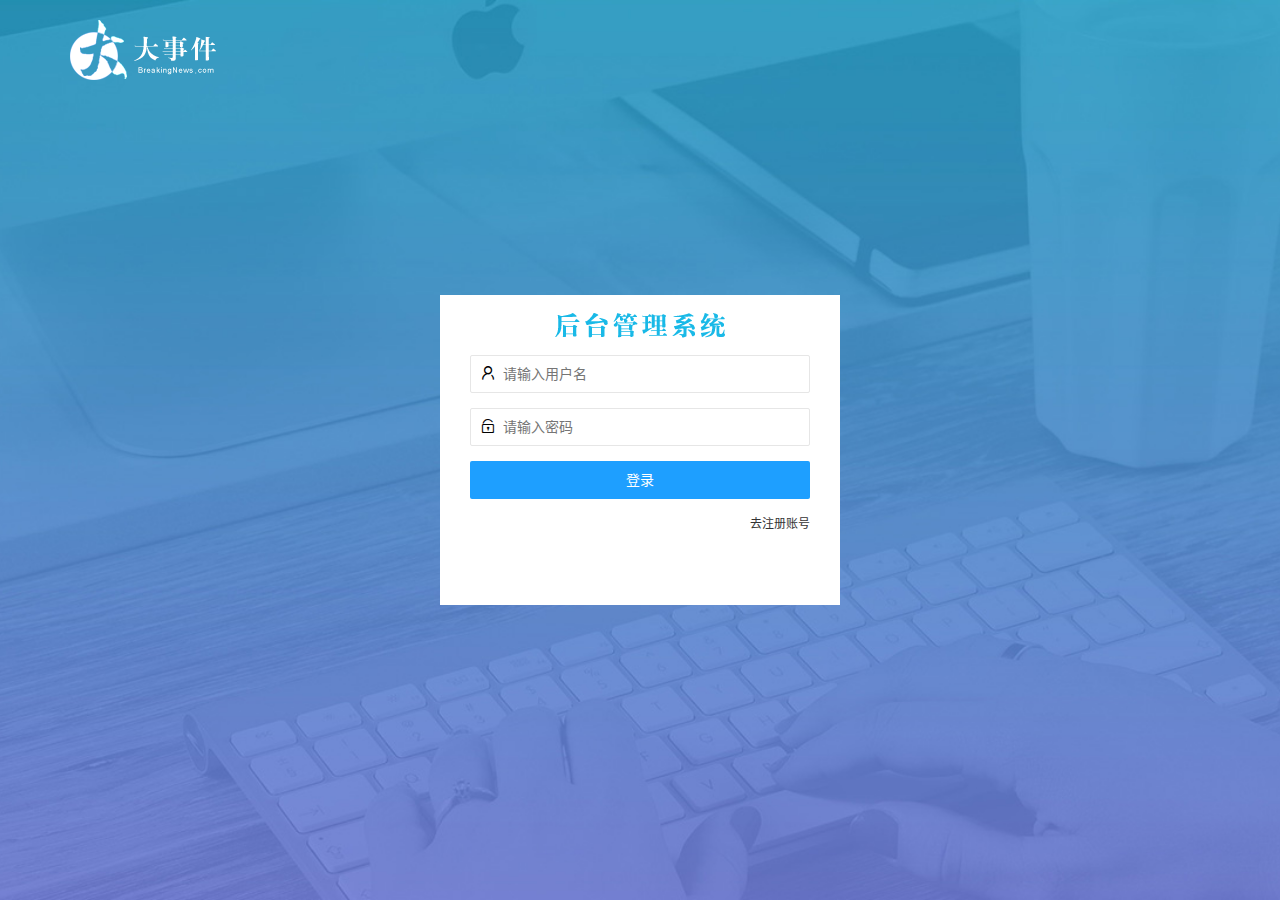
<file: login.html>
<!DOCTYPE html>
<html lang="zh-CN">

<head>
    <meta charset="UTF-8">
    <meta name="viewport" content="width=device-width, initial-scale=1.0">
    <title>Document</title>
    <!-- 引入layui的css样式 -->
    <link rel="stylesheet" href="/assets/lib/layui/css/layui.css">
    <!-- 引入自定义样式 -->
    <link rel="stylesheet" href="/assets/css/login.css">
    <!-- 引入layui的js -->
    <script src="/assets/lib/layui/layui.all.js"></script>
    <!-- 引入jq -->
    <script src="/assets/lib/jquery.js"></script>
    <!-- 引入路径拼接js -->
    <script src="/assets/js/baseAPI.js"></script>

    <!-- 引入自定义js -->
    <script src="/assets/js/login.js"></script>
</head>

<body>
    <div class="layui-main">
        <img src="assets/images/logo.png" alt="">
    </div>
    <div class="loginAndRegBox">
        <div class="title-box"></div>
        <!-- 登录的div -->
        <div class="login-box">
            <form class="layui-form" id="from-login">
                <!-- 用户名 -->
                <div class="layui-form-item">
                    <i class="layui-icon layui-icon-username"></i>
                    <input type="text" name="username" required lay-verify="required" placeholder="请输入用户名"
                        autocomplete="off" class="layui-input" />
                </div>
                <!-- 密码 -->
                <div class="layui-form-item">
                    <i class="layui-icon layui-icon-password"></i>
                    <input type="password" name="password" required lay-verify="required|pwd" placeholder="请输入密码"
                        autocomplete="off" class="layui-input" />
                </div>
                <!-- 登录按钮 -->
                <div class="layui-form-item">
                    <!-- 注意：表单提交按钮和普通按钮的区别，就是 lay-submit 属性 -->
                    <button class="layui-btn layui-btn-fluid layui-btn-normal" lay-submit>登录</button>
                </div>
                <div class="layui-form-item links">
                    <a href="javascript:;" id="link_reg">去注册账号</a>
                </div>
            </form>
        </div>
        <!-- 注册的div -->
        <div class="reg-box">
            <!-- 注册的表单 -->
            <form class="layui-form" id="form-reg">
                <!-- 用户名 -->
                <div class="layui-form-item">
                    <i class="layui-icon layui-icon-username"></i>
                    <input type="text" name="username" required lay-verify="required" placeholder="请输入用户名"
                        autocomplete="off" class="layui-input" />
                </div>
                <!-- 密码 -->
                <div class="layui-form-item">
                    <i class="layui-icon layui-icon-password"></i>
                    <input type="password" name="password" required lay-verify="required|pwd" placeholder="请输入密码"
                        autocomplete="off" class="layui-input" />
                </div>
                <!-- 密码确认框 -->
                <div class="layui-form-item">
                    <i class="layui-icon layui-icon-password"></i>
                    <input type="password" name="repassword" required lay-verify="required|pwd|repwd"
                        placeholder="再次确认密码" autocomplete="off" class="layui-input" />
                </div>
                <!-- 注册按钮 -->
                <div class="layui-form-item">
                    <!-- 注意：表单提交按钮和普通按钮的区别，就是 lay-submit 属性 -->
                    <button class="layui-btn layui-btn-fluid layui-btn-normal" lay-submit>注册</button>
                </div>
                <div class="layui-form-item links">
                    <a href="javascript:;" id="link_login">去登录</a>
                </div>
            </form>
        </div>
    </div>
</body>

</html>
</file>
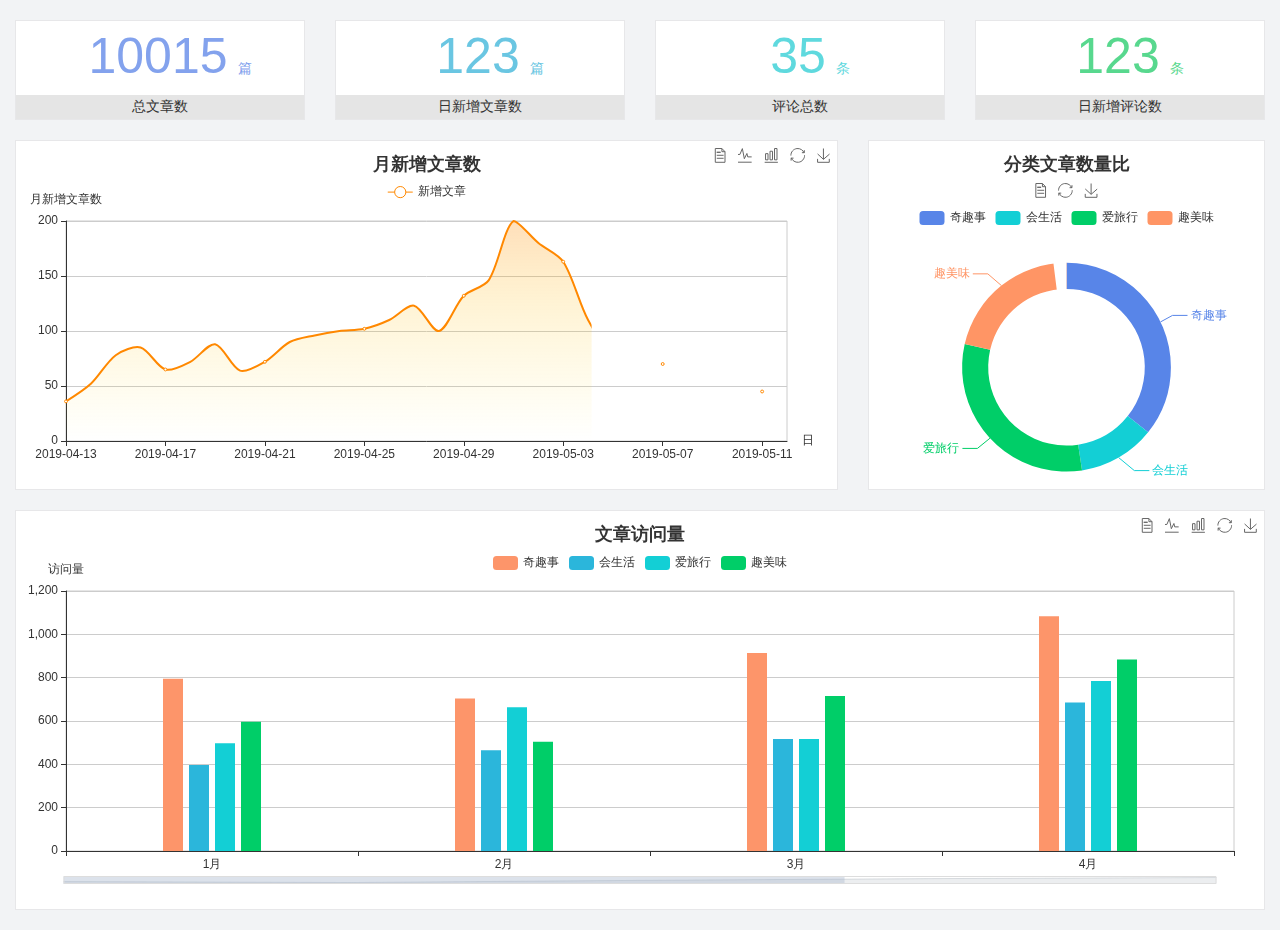
<file: home/dashboard.html>
<!DOCTYPE html>
<html lang="en">

<head>
  <meta charset="UTF-8">
  <meta name="viewport" content="width=device-width, initial-scale=1.0">
  <meta http-equiv="X-UA-Compatible" content="ie=edge">
  <title>图表统计</title>
  <link rel="stylesheet" href="../../assets/lib/bootstrap.css" />
  <link rel="stylesheet" href="../../assets/lib/main.css" />
  <script src="../../assets/lib/jquery.js"></script>
  <script type="text/javascript" src="../../assets/lib/echarts.min.js"></script>
</head>

<body>
  <div class="container-fluid">
    <div class="row spannel_list">
      <div class="col-sm-3 col-xs-6">
        <div class="spannel">
          <em>10015</em><span>篇</span>
          <b>总文章数</b>
        </div>
      </div>
      <div class="col-sm-3 col-xs-6">
        <div class="spannel scolor01">
          <em>123</em><span>篇</span>
          <b>日新增文章数</b>
        </div>
      </div>
      <div class="col-sm-3 col-xs-6">
        <div class="spannel scolor02">
          <em>35</em><span>条</span>
          <b>评论总数</b>
        </div>
      </div>
      <div class="col-sm-3 col-xs-6">
        <div class="spannel scolor03">
          <em>123</em><span>条</span>
          <b>日新增评论数</b>
        </div>
      </div>
    </div>
  </div>

  <div class="container-fluid">
    <div class="row curve-pie">
      <div class="col-lg-8 col-md-8">
        <div class="gragh_pannel" id="curve_show"></div>
      </div>
      <div class="col-lg-4 col-md-4">
        <div class="gragh_pannel" id="pie_show"></div>
      </div>
    </div>
  </div>

  <div class="container-fluid">
    <div class="column_pannel" id="column_show"></div>
  </div>

  <script>
    var oChart = echarts.init(document.getElementById('curve_show'));
    var aList_all = [{
        'count': 36,
        'date': '2019-04-13'
      },
      {
        'count': 52,
        'date': '2019-04-14'
      },
      {
        'count': 78,
        'date': '2019-04-15'
      },
      {
        'count': 85,
        'date': '2019-04-16'
      },
      {
        'count': 65,
        'date': '2019-04-17'
      },
      {
        'count': 72,
        'date': '2019-04-18'
      },
      {
        'count': 88,
        'date': '2019-04-19'
      },
      {
        'count': 64,
        'date': '2019-04-20'
      },
      {
        'count': 72,
        'date': '2019-04-21'
      },
      {
        'count': 90,
        'date': '2019-04-22'
      },
      {
        'count': 96,
        'date': '2019-04-23'
      },
      {
        'count': 100,
        'date': '2019-04-24'
      },
      {
        'count': 102,
        'date': '2019-04-25'
      },
      {
        'count': 110,
        'date': '2019-04-26'
      },
      {
        'count': 123,
        'date': '2019-04-27'
      },
      {
        'count': 100,
        'date': '2019-04-28'
      },
      {
        'count': 132,
        'date': '2019-04-29'
      },
      {
        'count': 146,
        'date': '2019-04-30'
      },
      {
        'count': 200,
        'date': '2019-05-01'
      },
      {
        'count': 180,
        'date': '2019-05-02'
      },
      {
        'count': 163,
        'date': '2019-05-03'
      },
      {
        'count': 110,
        'date': '2019-05-04'
      },
      {
        'count': 80,
        'date': '2019-05-05'
      },
      {
        'count': 82,
        'date': '2019-05-06'
      },
      {
        'count': 70,
        'date': '2019-05-07'
      },
      {
        'count': 65,
        'date': '2019-05-08'
      },
      {
        'count': 54,
        'date': '2019-05-09'
      },
      {
        'count': 40,
        'date': '2019-05-10'
      },
      {
        'count': 45,
        'date': '2019-05-11'
      },
      {
        'count': 38,
        'date': '2019-05-12'
      },
    ];

    let aCount = [];
    let aDate = [];

    for (var i = 0; i < aList_all.length; i++) {
      aCount.push(aList_all[i].count);
      aDate.push(aList_all[i].date);
    }

    var chartopt = {
      title: {
        text: '月新增文章数',
        left: 'center',
        top: '10'
      },
      tooltip: {
        trigger: 'axis'
      },
      legend: {
        data: ['新增文章'],
        top: '40'
      },
      toolbox: {
        show: true,
        feature: {
          mark: {
            show: true
          },
          dataView: {
            show: true,
            readOnly: false
          },
          magicType: {
            show: true,
            type: ['line', 'bar']
          },
          restore: {
            show: true
          },
          saveAsImage: {
            show: true
          }
        }
      },
      calculable: true,
      xAxis: [{
        name: '日',
        type: 'category',
        boundaryGap: false,
        data: aDate
      }],
      yAxis: [{
        name: '月新增文章数',
        type: 'value'
      }],
      series: [{
        name: '新增文章',
        type: 'line',
        smooth: true,
        itemStyle: {
          normal: {
            areaStyle: {
              type: 'default'
            },
            color: '#f80'
          },
          lineStyle: {
            color: '#f80'
          }
        },
        data: aCount
      }],
      areaStyle: {
        normal: {
          color: new echarts.graphic.LinearGradient(0, 0, 0, 1, [{
            offset: 0,
            color: 'rgba(255,136,0,0.39)'
          }, {
            offset: .34,
            color: 'rgba(255,180,0,0.25)'
          }, {
            offset: 1,
            color: 'rgba(255,222,0,0.00)'
          }])

        }
      },
      grid: {
        show: true,
        x: 50,
        x2: 50,
        y: 80,
        height: 220
      }
    };

    oChart.setOption(chartopt);


    var oPie = echarts.init(document.getElementById('pie_show'));
    var oPieopt = {
      title: {
        top: 10,
        text: '分类文章数量比',
        x: 'center'
      },
      tooltip: {
        trigger: 'item',
        formatter: "{a} <br/>{b} : {c} ({d}%)"
      },
      color: ['#5885e8', '#13cfd5', '#00ce68', '#ff9565'],
      legend: {
        x: 'center',
        top: 65,
        data: ['奇趣事', '会生活', '爱旅行', '趣美味']
      },
      toolbox: {
        show: true,
        x: 'center',
        top: 35,
        feature: {
          mark: {
            show: true
          },
          dataView: {
            show: true,
            readOnly: false
          },
          magicType: {
            show: true,
            type: ['pie', 'funnel'],
            option: {
              funnel: {
                x: '25%',
                width: '50%',
                funnelAlign: 'left',
                max: 1548
              }
            }
          },
          restore: {
            show: true
          },
          saveAsImage: {
            show: true
          }
        }
      },
      calculable: true,
      series: [{
        name: '访问来源',
        type: 'pie',
        radius: ['45%', '60%'],
        center: ['50%', '65%'],
        data: [{
            value: 300,
            name: '奇趣事'
          },
          {
            value: 100,
            name: '会生活'
          },
          {
            value: 260,
            name: '爱旅行'
          },
          {
            value: 180,
            name: '趣美味'
          }
        ]
      }]
    };
    oPie.setOption(oPieopt);



    var oColumn = this.echarts.init(document.getElementById('column_show'));
    var oColumnopt = {
      title: {
        text: '文章访问量',
        left: 'center',
        top: '10'
      },
      tooltip: {
        trigger: 'axis'
      },
      legend: {
        data: ['奇趣事', '会生活', '爱旅行', '趣美味'],
        top: '40'
      },
      toolbox: {
        show: true,
        feature: {
          mark: {
            show: true
          },
          dataView: {
            show: true,
            readOnly: false
          },
          magicType: {
            show: true,
            type: ['line', 'bar']
          },
          restore: {
            show: true
          },
          saveAsImage: {
            show: true
          }
        }
      },
      calculable: true,
      xAxis: [{
        type: 'category',
        data: ['1月', '2月', '3月', '4月', '5月']
      }],
      yAxis: [{
        name: '访问量',
        type: 'value'
      }],
      series: [{
          name: '奇趣事',
          type: 'bar',
          barWidth: 20,
          itemStyle: {
            normal: {
              areaStyle: {
                type: 'default'
              },
              color: '#fd956a'
            }
          },
          data: [800, 708, 920, 1090, 1200]
        },
        {
          name: '会生活',
          type: 'bar',
          barWidth: 20,
          itemStyle: {
            normal: {
              areaStyle: {
                type: 'default'
              },
              color: '#2bb6db'
            }
          },
          data: [400, 468, 520, 690, 800]
        },
        {
          name: '爱旅行',
          type: 'bar',
          barWidth: 20,
          itemStyle: {
            normal: {
              areaStyle: {
                type: 'default'
              },
              color: '#13cfd5'
            }
          },
          data: [500, 668, 520, 790, 900]
        },
        {
          name: '趣美味',
          type: 'bar',
          barWidth: 20,
          itemStyle: {
            normal: {
              areaStyle: {
                type: 'default'
              },
              color: '#00ce68'
            }
          },
          data: [600, 508, 720, 890, 1000]
        }
      ],
      grid: {
        show: true,
        x: 50,
        x2: 30,
        y: 80,
        height: 260
      },
      dataZoom: [ //给x轴设置滚动条
        {
          start: 0, //默认为0
          end: 100 - 1000 / 31, //默认为100
          type: 'slider',
          show: true,
          xAxisIndex: [0],
          handleSize: 0, //滑动条的 左右2个滑动条的大小
          height: 8, //组件高度
          left: 45, //左边的距离
          right: 50, //右边的距离
          bottom: 26, //右边的距离
          handleColor: '#ddd', //h滑动图标的颜色
          handleStyle: {
            borderColor: "#cacaca",
            borderWidth: "1",
            shadowBlur: 2,
            background: "#ddd",
            shadowColor: "#ddd",
          }
        }
      ]
    };
    oColumn.setOption(oColumnopt);
  </script>
</body>

</html>
</file>
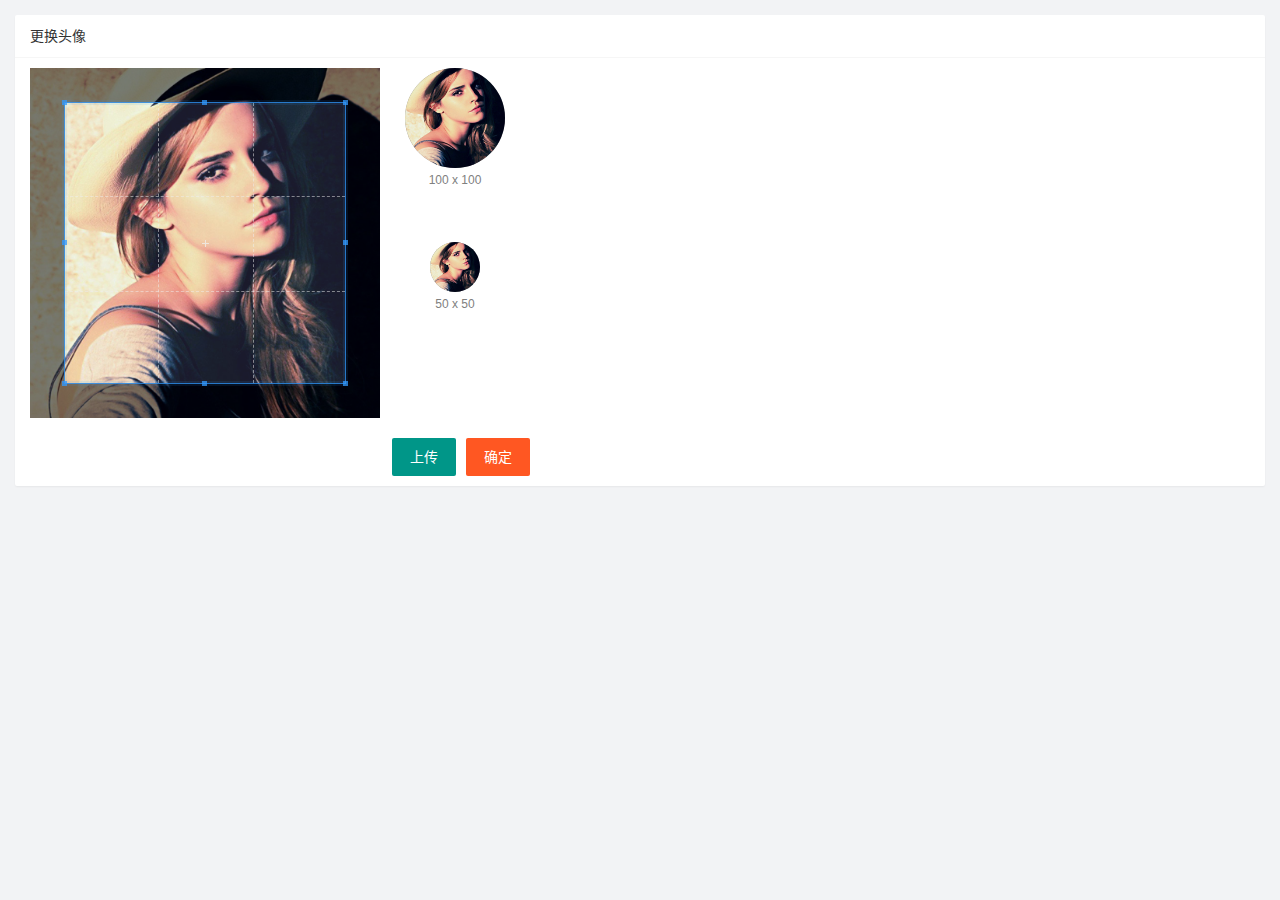
<file: user/user_avatar.html>
<!DOCTYPE html>
<html lang="zh-CN">

<head>
    <meta charset="UTF-8">
    <meta name="viewport" content="width=device-width, initial-scale=1.0">
    <title>Document</title>
    <link rel="stylesheet" href="/assets/lib/layui/css/layui.css">
    <link rel="stylesheet" href="/assets/lib/cropper/cropper.css">
    <link rel="stylesheet" href="/assets/css/user/user_avatar.css">
</head>

<body>

    <!-- 卡片区域 -->
    <div class="layui-card">
        <div class="layui-card-header">更换头像</div>
        <div class="layui-card-body">
            <!-- 第一行的图片裁剪和预览区域 -->
            <div class="row1">
                <!-- 图片裁剪区域 -->
                <div class="cropper-box">
                    <!-- 这个 img 标签很重要，将来会把它初始化为裁剪区域 -->
                    <img id="image" src="/assets/images/sample.jpg" />
                </div>
                <!-- 图片的预览区域 -->
                <div class="preview-box">
                    <div>
                        <!-- 宽高为 100px 的预览区域 -->
                        <div class="img-preview w100"></div>
                        <p class="size">100 x 100</p>
                    </div>
                    <div>
                        <!-- 宽高为 50px 的预览区域 -->
                        <div class="img-preview w50"></div>
                        <p class="size">50 x 50</p>
                    </div>
                </div>
            </div>

            <!-- 第二行的按钮区域 -->
            <div class="row2">
                <!-- 通过 accept 属性，可以指定，允许用户选择什么类型的文件 -->
                <input type="file" id="file" accept="image/png,image/jpeg" />
                <button type="button" class="layui-btn" id="btnChooseImage">上传</button>
                <button type="button" class="layui-btn layui-btn-danger" id="btnUpload">确定</button>
            </div>
        </div>
    </div>
    <script src="/assets/lib/layui/layui.all.js"></script>
    <script src="/assets/lib/jquery.js"></script>
    <script src="/assets/lib/cropper/Cropper.js"></script>
    <script src="/assets/lib/cropper/jquery-cropper.js"></script>
    <script src="/assets/js/baseAPI.js"></script>
    <script src="/assets/js/user/user_avatar.js"></script>
</body>

</html>
</file>
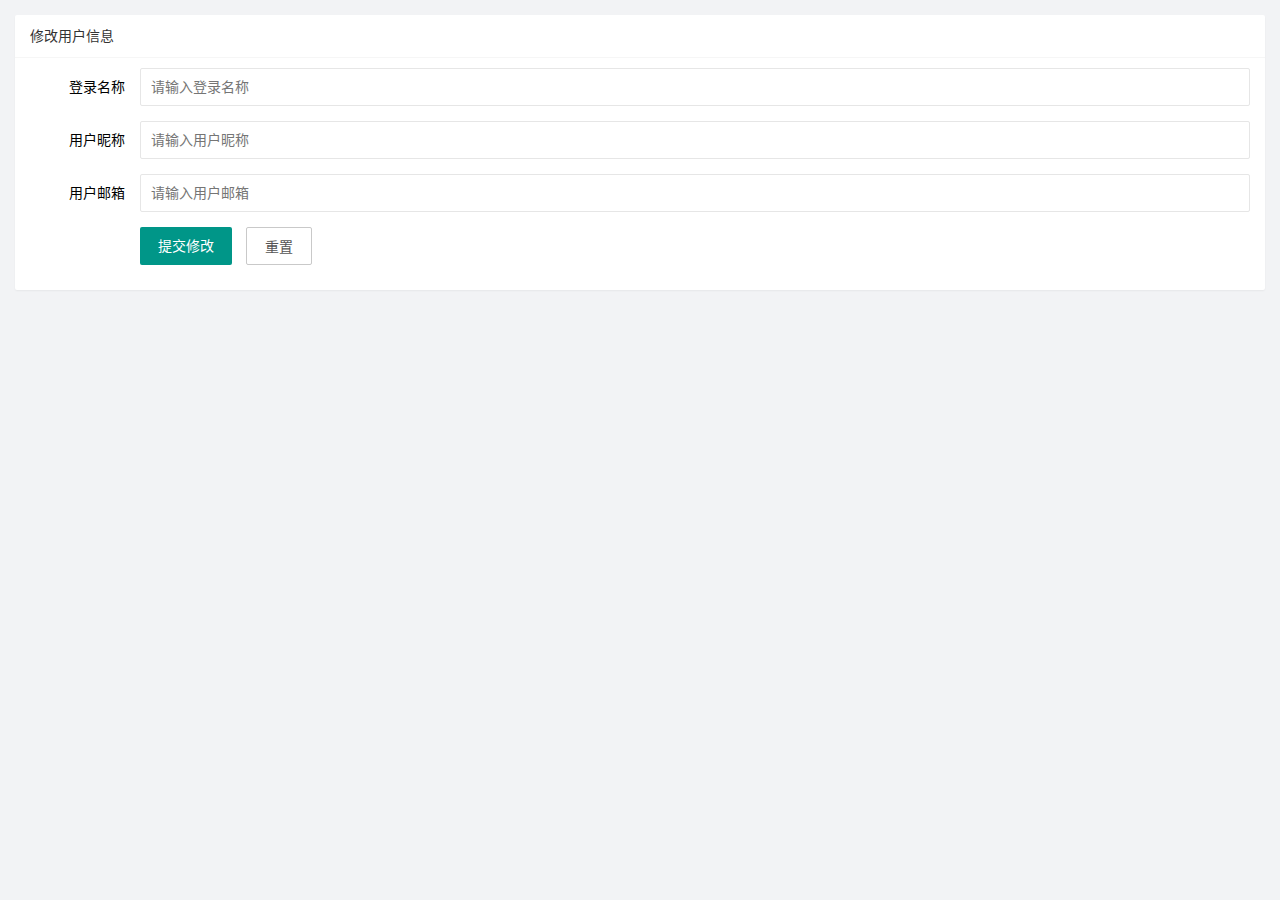
<file: user/user_info.html>
<!DOCTYPE html>
<html lang="zh-CN">

<head>
    <meta charset="UTF-8">
    <meta name="viewport" content="width=device-width, initial-scale=1.0">
    <title>Document</title>
    <link rel="stylesheet" href="/assets/lib/layui/css/layui.css">
    <link rel="stylesheet" href="/assets/css/user/user_info.css">
</head>

<body>
    <div class="layui-card">
        <div class="layui-card-header">修改用户信息</div>
        <div class="layui-card-body">
            <!-- form 表单区域 -->
            <form class="layui-form" lay-filter="formUserInfo">
                <input type="hidden" name="id" value="" />
                <div class="layui-form-item">
                    <label class="layui-form-label">登录名称</label>
                    <div class="layui-input-block">
                        <input type="text" name="username" required lay-verify="required" placeholder="请输入登录名称"
                            autocomplete="off" class="layui-input" readonly />
                    </div>
                </div>
                <div class="layui-form-item">
                    <label class="layui-form-label">用户昵称</label>
                    <div class="layui-input-block">
                        <input type="text" name="nickname" required lay-verify="required|nickname" placeholder="请输入用户昵称"
                            autocomplete="off" class="layui-input" />
                    </div>
                </div>
                <div class="layui-form-item">
                    <label class="layui-form-label">用户邮箱</label>
                    <div class="layui-input-block">
                        <input type="text" name="email" required lay-verify="required|email" placeholder="请输入用户邮箱"
                            autocomplete="off" class="layui-input" />
                    </div>
                </div>
                <div class="layui-form-item">
                    <div class="layui-input-block">
                        <button class="layui-btn" lay-submit lay-filter="formDemo">提交修改</button>
                        <button type="reset" class="layui-btn layui-btn-primary" id="btnReset">重置</button>
                    </div>
                </div>
            </form>
        </div>
    </div>
    <script src="/assets/lib/layui/layui.all.js"></script>
    <script src="/assets/lib/jquery.js"></script>
    <script src="/assets/js/baseAPI.js"></script>
    <script src="/assets/js/user/user_info.js"></script>
</body>

</html>
</file>
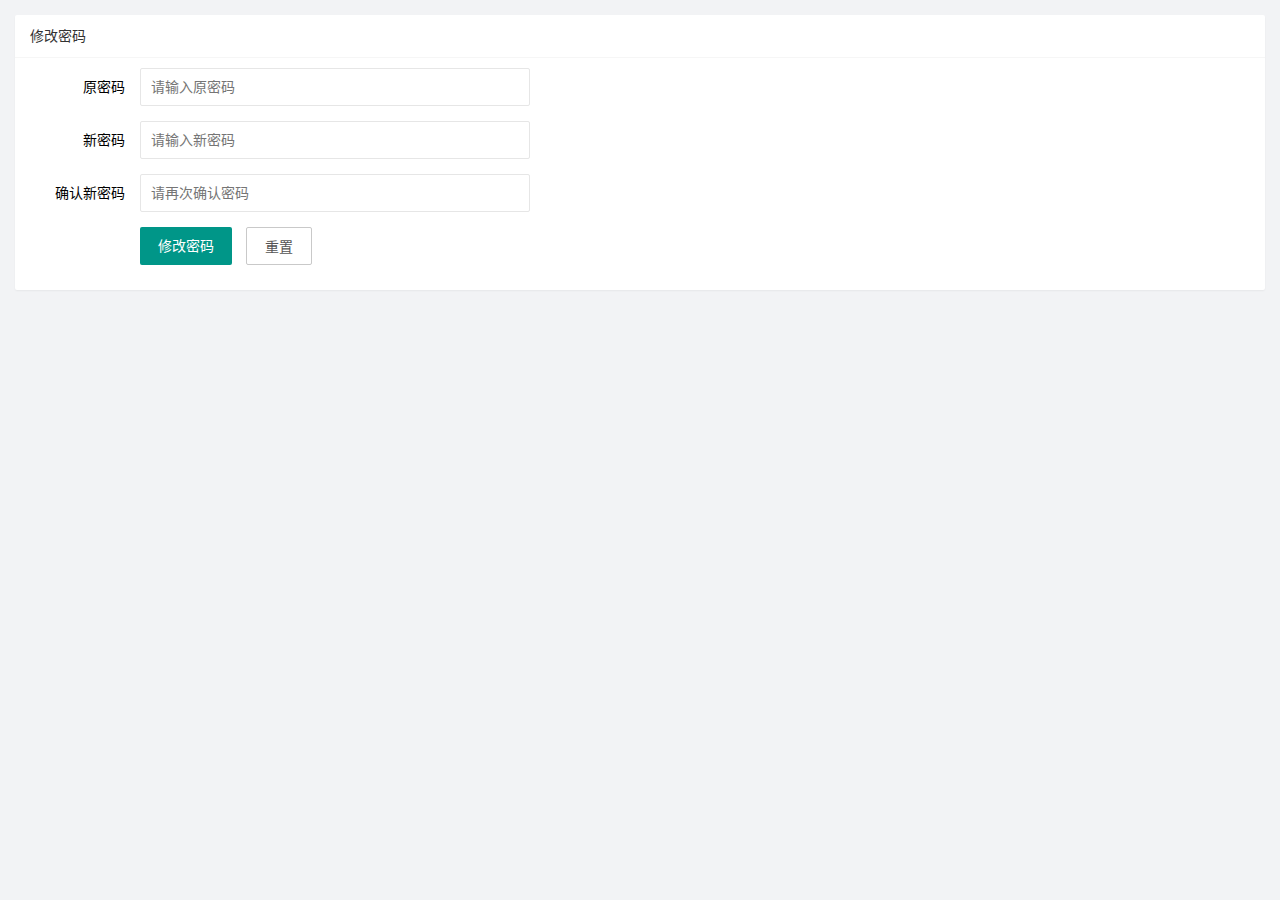
<file: user/user_pwd.html>
<!DOCTYPE html>
<html lang="zh-CN">

<head>
    <meta charset="UTF-8">
    <meta name="viewport" content="width=device-width, initial-scale=1.0">
    <title>Document</title>
    <link rel="stylesheet" href="/assets/lib/layui/css/layui.css">
    <link rel="stylesheet" href="/assets/css/user/user_pwd.css">
</head>

<body>
    <!-- 卡片区域 -->
    <div class="layui-card">
        <div class="layui-card-header">修改密码</div>
        <div class="layui-card-body">
            <form class="layui-form">
                <div class="layui-form-item">
                    <label class="layui-form-label">原密码</label>
                    <div class="layui-input-block">
                        <input type="password" name="oldPwd" required lay-verify="required|pwd" placeholder="请输入原密码"
                            autocomplete="off" class="layui-input" />
                    </div>
                </div>
                <div class="layui-form-item">
                    <label class="layui-form-label">新密码</label>
                    <div class="layui-input-block">
                        <input type="password" name="newPwd" required lay-verify="required|pwd|samepwd"
                            placeholder="请输入新密码" autocomplete="off" class="layui-input" />
                    </div>
                </div>
                <div class="layui-form-item">
                    <label class="layui-form-label">确认新密码</label>
                    <div class="layui-input-block">
                        <input type="password" name="rePwd" required lay-verify="required|pwd|repwd"
                            placeholder="请再次确认密码" autocomplete="off" class="layui-input" />
                    </div>
                </div>
                <div class="layui-form-item">
                    <div class="layui-input-block">
                        <button class="layui-btn" lay-submit lay-filter="formDemo">修改密码</button>
                        <button type="reset" class="layui-btn layui-btn-primary">重置</button>
                    </div>
                </div>
            </form>
        </div>
    </div>
    <script src="/assets/lib/layui/layui.all.js"></script>
    <script src="/assets/lib/jquery.js"></script>
    <script src="/assets/js/baseAPI.js"></script>
    <script src="/assets/js/user/user_pwd.js"></script>
</body>

</html>
</file>
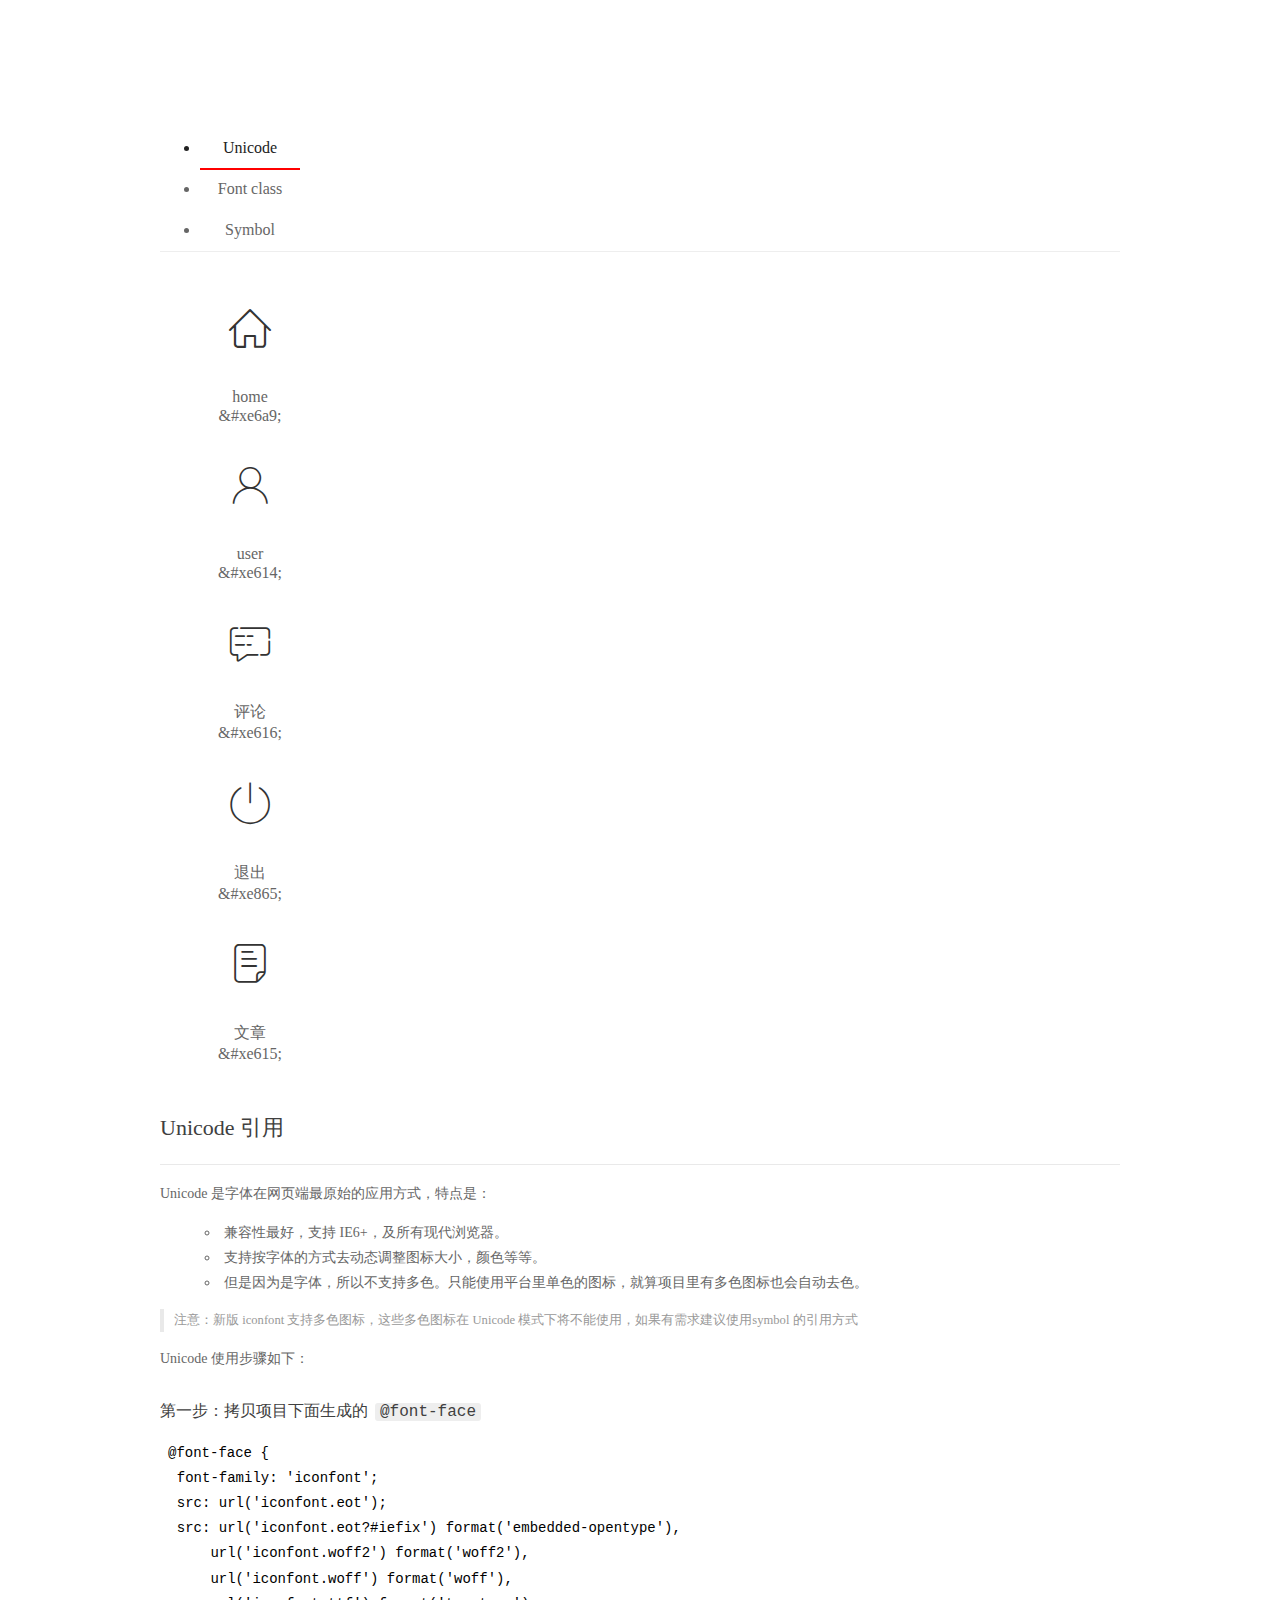
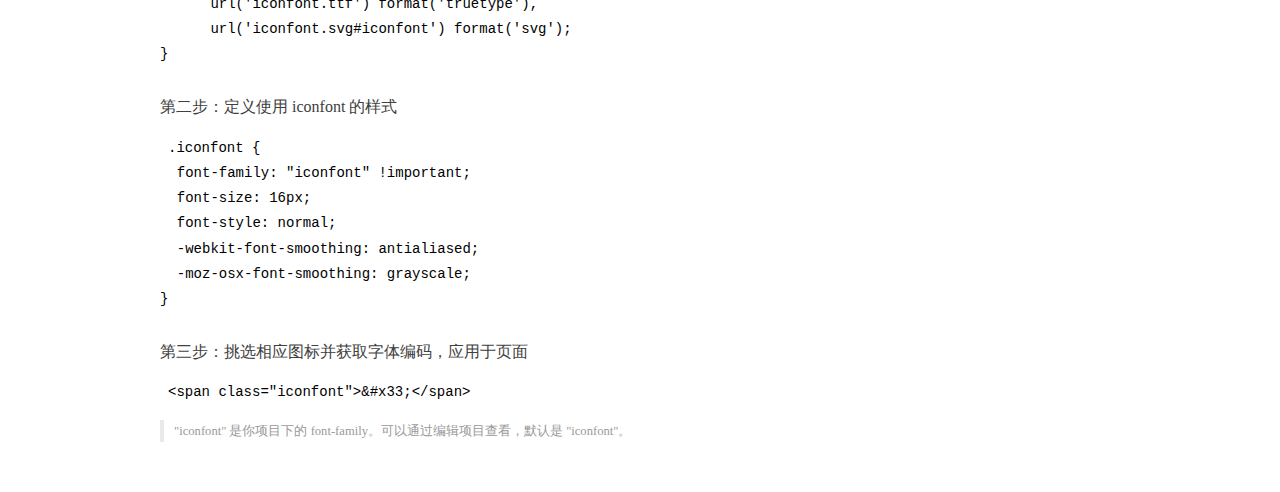
<file: assets/fonts/demo_index.html>
<!DOCTYPE html>
<html>
<head>
  <meta charset="utf-8"/>
  <title>IconFont Demo</title>
  <link rel="shortcut icon" href="https://gtms04.alicdn.com/tps/i4/TB1_oz6GVXXXXaFXpXXJDFnIXXX-64-64.ico" type="image/x-icon"/>
  <link rel="stylesheet" href="https://g.alicdn.com/thx/cube/1.3.2/cube.min.css">
  <link rel="stylesheet" href="demo.css">
  <link rel="stylesheet" href="iconfont.css">
  <script src="iconfont.js"></script>
  <!-- jQuery -->
  <script src="https://a1.alicdn.com/oss/uploads/2018/12/26/7bfddb60-08e8-11e9-9b04-53e73bb6408b.js"></script>
  <!-- 代码高亮 -->
  <script src="https://a1.alicdn.com/oss/uploads/2018/12/26/a3f714d0-08e6-11e9-8a15-ebf944d7534c.js"></script>
</head>
<body>
  <div class="main">
    <h1 class="logo"><a href="https://www.iconfont.cn/" title="iconfont 首页" target="_blank">&#xe86b;</a></h1>
    <div class="nav-tabs">
      <ul id="tabs" class="dib-box">
        <li class="dib active"><span>Unicode</span></li>
        <li class="dib"><span>Font class</span></li>
        <li class="dib"><span>Symbol</span></li>
      </ul>
      
    </div>
    <div class="tab-container">
      <div class="content unicode" style="display: block;">
          <ul class="icon_lists dib-box">
          
            <li class="dib">
              <span class="icon iconfont">&#xe6a9;</span>
                <div class="name">home</div>
                <div class="code-name">&amp;#xe6a9;</div>
              </li>
          
            <li class="dib">
              <span class="icon iconfont">&#xe614;</span>
                <div class="name">user</div>
                <div class="code-name">&amp;#xe614;</div>
              </li>
          
            <li class="dib">
              <span class="icon iconfont">&#xe616;</span>
                <div class="name">评论</div>
                <div class="code-name">&amp;#xe616;</div>
              </li>
          
            <li class="dib">
              <span class="icon iconfont">&#xe865;</span>
                <div class="name">退出</div>
                <div class="code-name">&amp;#xe865;</div>
              </li>
          
            <li class="dib">
              <span class="icon iconfont">&#xe615;</span>
                <div class="name">文章</div>
                <div class="code-name">&amp;#xe615;</div>
              </li>
          
          </ul>
          <div class="article markdown">
          <h2 id="unicode-">Unicode 引用</h2>
          <hr>

          <p>Unicode 是字体在网页端最原始的应用方式，特点是：</p>
          <ul>
            <li>兼容性最好，支持 IE6+，及所有现代浏览器。</li>
            <li>支持按字体的方式去动态调整图标大小，颜色等等。</li>
            <li>但是因为是字体，所以不支持多色。只能使用平台里单色的图标，就算项目里有多色图标也会自动去色。</li>
          </ul>
          <blockquote>
            <p>注意：新版 iconfont 支持多色图标，这些多色图标在 Unicode 模式下将不能使用，如果有需求建议使用symbol 的引用方式</p>
          </blockquote>
          <p>Unicode 使用步骤如下：</p>
          <h3 id="-font-face">第一步：拷贝项目下面生成的 <code>@font-face</code></h3>
<pre><code class="language-css"
>@font-face {
  font-family: 'iconfont';
  src: url('iconfont.eot');
  src: url('iconfont.eot?#iefix') format('embedded-opentype'),
      url('iconfont.woff2') format('woff2'),
      url('iconfont.woff') format('woff'),
      url('iconfont.ttf') format('truetype'),
      url('iconfont.svg#iconfont') format('svg');
}
</code></pre>
          <h3 id="-iconfont-">第二步：定义使用 iconfont 的样式</h3>
<pre><code class="language-css"
>.iconfont {
  font-family: "iconfont" !important;
  font-size: 16px;
  font-style: normal;
  -webkit-font-smoothing: antialiased;
  -moz-osx-font-smoothing: grayscale;
}
</code></pre>
          <h3 id="-">第三步：挑选相应图标并获取字体编码，应用于页面</h3>
<pre>
<code class="language-html"
>&lt;span class="iconfont"&gt;&amp;#x33;&lt;/span&gt;
</code></pre>
          <blockquote>
            <p>"iconfont" 是你项目下的 font-family。可以通过编辑项目查看，默认是 "iconfont"。</p>
          </blockquote>
          </div>
      </div>
      <div class="content font-class">
        <ul class="icon_lists dib-box">
          
          <li class="dib">
            <span class="icon iconfont icon-home"></span>
            <div class="name">
              home
            </div>
            <div class="code-name">.icon-home
            </div>
          </li>
          
          <li class="dib">
            <span class="icon iconfont icon-user"></span>
            <div class="name">
              user
            </div>
            <div class="code-name">.icon-user
            </div>
          </li>
          
          <li class="dib">
            <span class="icon iconfont icon-pinglun"></span>
            <div class="name">
              评论
            </div>
            <div class="code-name">.icon-pinglun
            </div>
          </li>
          
          <li class="dib">
            <span class="icon iconfont icon-tuichu"></span>
            <div class="name">
              退出
            </div>
            <div class="code-name">.icon-tuichu
            </div>
          </li>
          
          <li class="dib">
            <span class="icon iconfont icon-16"></span>
            <div class="name">
              文章
            </div>
            <div class="code-name">.icon-16
            </div>
          </li>
          
        </ul>
        <div class="article markdown">
        <h2 id="font-class-">font-class 引用</h2>
        <hr>

        <p>font-class 是 Unicode 使用方式的一种变种，主要是解决 Unicode 书写不直观，语意不明确的问题。</p>
        <p>与 Unicode 使用方式相比，具有如下特点：</p>
        <ul>
          <li>兼容性良好，支持 IE8+，及所有现代浏览器。</li>
          <li>相比于 Unicode 语意明确，书写更直观。可以很容易分辨这个 icon 是什么。</li>
          <li>因为使用 class 来定义图标，所以当要替换图标时，只需要修改 class 里面的 Unicode 引用。</li>
          <li>不过因为本质上还是使用的字体，所以多色图标还是不支持的。</li>
        </ul>
        <p>使用步骤如下：</p>
        <h3 id="-fontclass-">第一步：引入项目下面生成的 fontclass 代码：</h3>
<pre><code class="language-html">&lt;link rel="stylesheet" href="./iconfont.css"&gt;
</code></pre>
        <h3 id="-">第二步：挑选相应图标并获取类名，应用于页面：</h3>
<pre><code class="language-html">&lt;span class="iconfont icon-xxx"&gt;&lt;/span&gt;
</code></pre>
        <blockquote>
          <p>"
            iconfont" 是你项目下的 font-family。可以通过编辑项目查看，默认是 "iconfont"。</p>
        </blockquote>
      </div>
      </div>
      <div class="content symbol">
          <ul class="icon_lists dib-box">
          
            <li class="dib">
                <svg class="icon svg-icon" aria-hidden="true">
                  <use xlink:href="#icon-home"></use>
                </svg>
                <div class="name">home</div>
                <div class="code-name">#icon-home</div>
            </li>
          
            <li class="dib">
                <svg class="icon svg-icon" aria-hidden="true">
                  <use xlink:href="#icon-user"></use>
                </svg>
                <div class="name">user</div>
                <div class="code-name">#icon-user</div>
            </li>
          
            <li class="dib">
                <svg class="icon svg-icon" aria-hidden="true">
                  <use xlink:href="#icon-pinglun"></use>
                </svg>
                <div class="name">评论</div>
                <div class="code-name">#icon-pinglun</div>
            </li>
          
            <li class="dib">
                <svg class="icon svg-icon" aria-hidden="true">
                  <use xlink:href="#icon-tuichu"></use>
                </svg>
                <div class="name">退出</div>
                <div class="code-name">#icon-tuichu</div>
            </li>
          
            <li class="dib">
                <svg class="icon svg-icon" aria-hidden="true">
                  <use xlink:href="#icon-16"></use>
                </svg>
                <div class="name">文章</div>
                <div class="code-name">#icon-16</div>
            </li>
          
          </ul>
          <div class="article markdown">
          <h2 id="symbol-">Symbol 引用</h2>
          <hr>

          <p>这是一种全新的使用方式，应该说这才是未来的主流，也是平台目前推荐的用法。相关介绍可以参考这篇<a href="">文章</a>
            这种用法其实是做了一个 SVG 的集合，与另外两种相比具有如下特点：</p>
          <ul>
            <li>支持多色图标了，不再受单色限制。</li>
            <li>通过一些技巧，支持像字体那样，通过 <code>font-size</code>, <code>color</code> 来调整样式。</li>
            <li>兼容性较差，支持 IE9+，及现代浏览器。</li>
            <li>浏览器渲染 SVG 的性能一般，还不如 png。</li>
          </ul>
          <p>使用步骤如下：</p>
          <h3 id="-symbol-">第一步：引入项目下面生成的 symbol 代码：</h3>
<pre><code class="language-html">&lt;script src="./iconfont.js"&gt;&lt;/script&gt;
</code></pre>
          <h3 id="-css-">第二步：加入通用 CSS 代码（引入一次就行）：</h3>
<pre><code class="language-html">&lt;style&gt;
.icon {
  width: 1em;
  height: 1em;
  vertical-align: -0.15em;
  fill: currentColor;
  overflow: hidden;
}
&lt;/style&gt;
</code></pre>
          <h3 id="-">第三步：挑选相应图标并获取类名，应用于页面：</h3>
<pre><code class="language-html">&lt;svg class="icon" aria-hidden="true"&gt;
  &lt;use xlink:href="#icon-xxx"&gt;&lt;/use&gt;
&lt;/svg&gt;
</code></pre>
          </div>
      </div>

    </div>
  </div>
  <script>
  $(document).ready(function () {
      $('.tab-container .content:first').show()

      $('#tabs li').click(function (e) {
        var tabContent = $('.tab-container .content')
        var index = $(this).index()

        if ($(this).hasClass('active')) {
          return
        } else {
          $('#tabs li').removeClass('active')
          $(this).addClass('active')

          tabContent.hide().eq(index).fadeIn()
        }
      })
    })
  </script>
</body>
</html>
</file>
<file: assets/lib/layui/css/layui.css>
/** layui-v2.5.5 MIT License By https://www.layui.com */
 .layui-inline,img{display:inline-block;vertical-align:middle}h1,h2,h3,h4,h5,h6{font-weight:400}.layui-edge,.layui-header,.layui-inline,.layui-main{position:relative}.layui-body,.layui-edge,.layui-elip{overflow:hidden}.layui-btn,.layui-edge,.layui-inline,img{vertical-align:middle}.layui-btn,.layui-disabled,.layui-icon,.layui-unselect{-moz-user-select:none;-webkit-user-select:none;-ms-user-select:none}.layui-elip,.layui-form-checkbox span,.layui-form-pane .layui-form-label{text-overflow:ellipsis;white-space:nowrap}.layui-breadcrumb,.layui-tree-btnGroup{visibility:hidden}blockquote,body,button,dd,div,dl,dt,form,h1,h2,h3,h4,h5,h6,input,li,ol,p,pre,td,textarea,th,ul{margin:0;padding:0;-webkit-tap-highlight-color:rgba(0,0,0,0)}a:active,a:hover{outline:0}img{border:none}li{list-style:none}table{border-collapse:collapse;border-spacing:0}h4,h5,h6{font-size:100%}button,input,optgroup,option,select,textarea{font-family:inherit;font-size:inherit;font-style:inherit;font-weight:inherit;outline:0}pre{white-space:pre-wrap;white-space:-moz-pre-wrap;white-space:-pre-wrap;white-space:-o-pre-wrap;word-wrap:break-word}body{line-height:24px;font:14px Helvetica Neue,Helvetica,PingFang SC,Tahoma,Arial,sans-serif}hr{height:1px;margin:10px 0;border:0;clear:both}a{color:#333;text-decoration:none}a:hover{color:#777}a cite{font-style:normal;*cursor:pointer}.layui-border-box,.layui-border-box *{box-sizing:border-box}.layui-box,.layui-box *{box-sizing:content-box}.layui-clear{clear:both;*zoom:1}.layui-clear:after{content:'\20';clear:both;*zoom:1;display:block;height:0}.layui-inline{*display:inline;*zoom:1}.layui-edge{display:inline-block;width:0;height:0;border-width:6px;border-style:dashed;border-color:transparent}.layui-edge-top{top:-4px;border-bottom-color:#999;border-bottom-style:solid}.layui-edge-right{border-left-color:#999;border-left-style:solid}.layui-edge-bottom{top:2px;border-top-color:#999;border-top-style:solid}.layui-edge-left{border-right-color:#999;border-right-style:solid}.layui-disabled,.layui-disabled:hover{color:#d2d2d2!important;cursor:not-allowed!important}.layui-circle{border-radius:100%}.layui-show{display:block!important}.layui-hide{display:none!important}@font-face{font-family:layui-icon;src:url(../font/iconfont.eot?v=250);src:url(../font/iconfont.eot?v=250#iefix) format('embedded-opentype'),url(../font/iconfont.woff2?v=250) format('woff2'),url(../font/iconfont.woff?v=250) format('woff'),url(../font/iconfont.ttf?v=250) format('truetype'),url(../font/iconfont.svg?v=250#layui-icon) format('svg')}.layui-icon{font-family:layui-icon!important;font-size:16px;font-style:normal;-webkit-font-smoothing:antialiased;-moz-osx-font-smoothing:grayscale}.layui-icon-reply-fill:before{content:"\e611"}.layui-icon-set-fill:before{content:"\e614"}.layui-icon-menu-fill:before{content:"\e60f"}.layui-icon-search:before{content:"\e615"}.layui-icon-share:before{content:"\e641"}.layui-icon-set-sm:before{content:"\e620"}.layui-icon-engine:before{content:"\e628"}.layui-icon-close:before{content:"\1006"}.layui-icon-close-fill:before{content:"\1007"}.layui-icon-chart-screen:before{content:"\e629"}.layui-icon-star:before{content:"\e600"}.layui-icon-circle-dot:before{content:"\e617"}.layui-icon-chat:before{content:"\e606"}.layui-icon-release:before{content:"\e609"}.layui-icon-list:before{content:"\e60a"}.layui-icon-chart:before{content:"\e62c"}.layui-icon-ok-circle:before{content:"\1005"}.layui-icon-layim-theme:before{content:"\e61b"}.layui-icon-table:before{content:"\e62d"}.layui-icon-right:before{content:"\e602"}.layui-icon-left:before{content:"\e603"}.layui-icon-cart-simple:before{content:"\e698"}.layui-icon-face-cry:before{content:"\e69c"}.layui-icon-face-smile:before{content:"\e6af"}.layui-icon-survey:before{content:"\e6b2"}.layui-icon-tree:before{content:"\e62e"}.layui-icon-upload-circle:before{content:"\e62f"}.layui-icon-add-circle:before{content:"\e61f"}.layui-icon-download-circle:before{content:"\e601"}.layui-icon-templeate-1:before{content:"\e630"}.layui-icon-util:before{content:"\e631"}.layui-icon-face-surprised:before{content:"\e664"}.layui-icon-edit:before{content:"\e642"}.layui-icon-speaker:before{content:"\e645"}.layui-icon-down:before{content:"\e61a"}.layui-icon-file:before{content:"\e621"}.layui-icon-layouts:before{content:"\e632"}.layui-icon-rate-half:before{content:"\e6c9"}.layui-icon-add-circle-fine:before{content:"\e608"}.layui-icon-prev-circle:before{content:"\e633"}.layui-icon-read:before{content:"\e705"}.layui-icon-404:before{content:"\e61c"}.layui-icon-carousel:before{content:"\e634"}.layui-icon-help:before{content:"\e607"}.layui-icon-code-circle:before{content:"\e635"}.layui-icon-water:before{content:"\e636"}.layui-icon-username:before{content:"\e66f"}.layui-icon-find-fill:before{content:"\e670"}.layui-icon-about:before{content:"\e60b"}.layui-icon-location:before{content:"\e715"}.layui-icon-up:before{content:"\e619"}.layui-icon-pause:before{content:"\e651"}.layui-icon-date:before{content:"\e637"}.layui-icon-layim-uploadfile:before{content:"\e61d"}.layui-icon-delete:before{content:"\e640"}.layui-icon-play:before{content:"\e652"}.layui-icon-top:before{content:"\e604"}.layui-icon-friends:before{content:"\e612"}.layui-icon-refresh-3:before{content:"\e9aa"}.layui-icon-ok:before{content:"\e605"}.layui-icon-layer:before{content:"\e638"}.layui-icon-face-smile-fine:before{content:"\e60c"}.layui-icon-dollar:before{content:"\e659"}.layui-icon-group:before{content:"\e613"}.layui-icon-layim-download:before{content:"\e61e"}.layui-icon-picture-fine:before{content:"\e60d"}.layui-icon-link:before{content:"\e64c"}.layui-icon-diamond:before{content:"\e735"}.layui-icon-log:before{content:"\e60e"}.layui-icon-rate-solid:before{content:"\e67a"}.layui-icon-fonts-del:before{content:"\e64f"}.layui-icon-unlink:before{content:"\e64d"}.layui-icon-fonts-clear:before{content:"\e639"}.layui-icon-triangle-r:before{content:"\e623"}.layui-icon-circle:before{content:"\e63f"}.layui-icon-radio:before{content:"\e643"}.layui-icon-align-center:before{content:"\e647"}.layui-icon-align-right:before{content:"\e648"}.layui-icon-align-left:before{content:"\e649"}.layui-icon-loading-1:before{content:"\e63e"}.layui-icon-return:before{content:"\e65c"}.layui-icon-fonts-strong:before{content:"\e62b"}.layui-icon-upload:before{content:"\e67c"}.layui-icon-dialogue:before{content:"\e63a"}.layui-icon-video:before{content:"\e6ed"}.layui-icon-headset:before{content:"\e6fc"}.layui-icon-cellphone-fine:before{content:"\e63b"}.layui-icon-add-1:before{content:"\e654"}.layui-icon-face-smile-b:before{content:"\e650"}.layui-icon-fonts-html:before{content:"\e64b"}.layui-icon-form:before{content:"\e63c"}.layui-icon-cart:before{content:"\e657"}.layui-icon-camera-fill:before{content:"\e65d"}.layui-icon-tabs:before{content:"\e62a"}.layui-icon-fonts-code:before{content:"\e64e"}.layui-icon-fire:before{content:"\e756"}.layui-icon-set:before{content:"\e716"}.layui-icon-fonts-u:before{content:"\e646"}.layui-icon-triangle-d:before{content:"\e625"}.layui-icon-tips:before{content:"\e702"}.layui-icon-picture:before{content:"\e64a"}.layui-icon-more-vertical:before{content:"\e671"}.layui-icon-flag:before{content:"\e66c"}.layui-icon-loading:before{content:"\e63d"}.layui-icon-fonts-i:before{content:"\e644"}.layui-icon-refresh-1:before{content:"\e666"}.layui-icon-rmb:before{content:"\e65e"}.layui-icon-home:before{content:"\e68e"}.layui-icon-user:before{content:"\e770"}.layui-icon-notice:before{content:"\e667"}.layui-icon-login-weibo:before{content:"\e675"}.layui-icon-voice:before{content:"\e688"}.layui-icon-upload-drag:before{content:"\e681"}.layui-icon-login-qq:before{content:"\e676"}.layui-icon-snowflake:before{content:"\e6b1"}.layui-icon-file-b:before{content:"\e655"}.layui-icon-template:before{content:"\e663"}.layui-icon-auz:before{content:"\e672"}.layui-icon-console:before{content:"\e665"}.layui-icon-app:before{content:"\e653"}.layui-icon-prev:before{content:"\e65a"}.layui-icon-website:before{content:"\e7ae"}.layui-icon-next:before{content:"\e65b"}.layui-icon-component:before{content:"\e857"}.layui-icon-more:before{content:"\e65f"}.layui-icon-login-wechat:before{content:"\e677"}.layui-icon-shrink-right:before{content:"\e668"}.layui-icon-spread-left:before{content:"\e66b"}.layui-icon-camera:before{content:"\e660"}.layui-icon-note:before{content:"\e66e"}.layui-icon-refresh:before{content:"\e669"}.layui-icon-female:before{content:"\e661"}.layui-icon-male:before{content:"\e662"}.layui-icon-password:before{content:"\e673"}.layui-icon-senior:before{content:"\e674"}.layui-icon-theme:before{content:"\e66a"}.layui-icon-tread:before{content:"\e6c5"}.layui-icon-praise:before{content:"\e6c6"}.layui-icon-star-fill:before{content:"\e658"}.layui-icon-rate:before{content:"\e67b"}.layui-icon-template-1:before{content:"\e656"}.layui-icon-vercode:before{content:"\e679"}.layui-icon-cellphone:before{content:"\e678"}.layui-icon-screen-full:before{content:"\e622"}.layui-icon-screen-restore:before{content:"\e758"}.layui-icon-cols:before{content:"\e610"}.layui-icon-export:before{content:"\e67d"}.layui-icon-print:before{content:"\e66d"}.layui-icon-slider:before{content:"\e714"}.layui-icon-addition:before{content:"\e624"}.layui-icon-subtraction:before{content:"\e67e"}.layui-icon-service:before{content:"\e626"}.layui-icon-transfer:before{content:"\e691"}.layui-main{width:1140px;margin:0 auto}.layui-header{z-index:1000;height:60px}.layui-header a:hover{transition:all .5s;-webkit-transition:all .5s}.layui-side{position:fixed;left:0;top:0;bottom:0;z-index:999;width:200px;overflow-x:hidden}.layui-side-scroll{position:relative;width:220px;height:100%;overflow-x:hidden}.layui-body{position:absolute;left:200px;right:0;top:0;bottom:0;z-index:998;width:auto;overflow-y:auto;box-sizing:border-box}.layui-layout-body{overflow:hidden}.layui-layout-admin .layui-header{background-color:#23262E}.layui-layout-admin .layui-side{top:60px;width:200px;overflow-x:hidden}.layui-layout-admin .layui-body{position:fixed;top:60px;bottom:44px}.layui-layout-admin .layui-main{width:auto;margin:0 15px}.layui-layout-admin .layui-footer{position:fixed;left:200px;right:0;bottom:0;height:44px;line-height:44px;padding:0 15px;background-color:#eee}.layui-layout-admin .layui-logo{position:absolute;left:0;top:0;width:200px;height:100%;line-height:60px;text-align:center;color:#009688;font-size:16px}.layui-layout-admin .layui-header .layui-nav{background:0 0}.layui-layout-left{position:absolute!important;left:200px;top:0}.layui-layout-right{position:absolute!important;right:0;top:0}.layui-container{position:relative;margin:0 auto;padding:0 15px;box-sizing:border-box}.layui-fluid{position:relative;margin:0 auto;padding:0 15px}.layui-row:after,.layui-row:before{content:'';display:block;clear:both}.layui-col-lg1,.layui-col-lg10,.layui-col-lg11,.layui-col-lg12,.layui-col-lg2,.layui-col-lg3,.layui-col-lg4,.layui-col-lg5,.layui-col-lg6,.layui-col-lg7,.layui-col-lg8,.layui-col-lg9,.layui-col-md1,.layui-col-md10,.layui-col-md11,.layui-col-md12,.layui-col-md2,.layui-col-md3,.layui-col-md4,.layui-col-md5,.layui-col-md6,.layui-col-md7,.layui-col-md8,.layui-col-md9,.layui-col-sm1,.layui-col-sm10,.layui-col-sm11,.layui-col-sm12,.layui-col-sm2,.layui-col-sm3,.layui-col-sm4,.layui-col-sm5,.layui-col-sm6,.layui-col-sm7,.layui-col-sm8,.layui-col-sm9,.layui-col-xs1,.layui-col-xs10,.layui-col-xs11,.layui-col-xs12,.layui-col-xs2,.layui-col-xs3,.layui-col-xs4,.layui-col-xs5,.layui-col-xs6,.layui-col-xs7,.layui-col-xs8,.layui-col-xs9{position:relative;display:block;box-sizing:border-box}.layui-col-xs1,.layui-col-xs10,.layui-col-xs11,.layui-col-xs12,.layui-col-xs2,.layui-col-xs3,.layui-col-xs4,.layui-col-xs5,.layui-col-xs6,.layui-col-xs7,.layui-col-xs8,.layui-col-xs9{float:left}.layui-col-xs1{width:8.33333333%}.layui-col-xs2{width:16.66666667%}.layui-col-xs3{width:25%}.layui-col-xs4{width:33.33333333%}.layui-col-xs5{width:41.66666667%}.layui-col-xs6{width:50%}.layui-col-xs7{width:58.33333333%}.layui-col-xs8{width:66.66666667%}.layui-col-xs9{width:75%}.layui-col-xs10{width:83.33333333%}.layui-col-xs11{width:91.66666667%}.layui-col-xs12{width:100%}.layui-col-xs-offset1{margin-left:8.33333333%}.layui-col-xs-offset2{margin-left:16.66666667%}.layui-col-xs-offset3{margin-left:25%}.layui-col-xs-offset4{margin-left:33.33333333%}.layui-col-xs-offset5{margin-left:41.66666667%}.layui-col-xs-offset6{margin-left:50%}.layui-col-xs-offset7{margin-left:58.33333333%}.layui-col-xs-offset8{margin-left:66.66666667%}.layui-col-xs-offset9{margin-left:75%}.layui-col-xs-offset10{margin-left:83.33333333%}.layui-col-xs-offset11{margin-left:91.66666667%}.layui-col-xs-offset12{margin-left:100%}@media screen and (max-width:768px){.layui-hide-xs{display:none!important}.layui-show-xs-block{display:block!important}.layui-show-xs-inline{display:inline!important}.layui-show-xs-inline-block{display:inline-block!important}}@media screen and (min-width:768px){.layui-container{width:750px}.layui-hide-sm{display:none!important}.layui-show-sm-block{display:block!important}.layui-show-sm-inline{display:inline!important}.layui-show-sm-inline-block{display:inline-block!important}.layui-col-sm1,.layui-col-sm10,.layui-col-sm11,.layui-col-sm12,.layui-col-sm2,.layui-col-sm3,.layui-col-sm4,.layui-col-sm5,.layui-col-sm6,.layui-col-sm7,.layui-col-sm8,.layui-col-sm9{float:left}.layui-col-sm1{width:8.33333333%}.layui-col-sm2{width:16.66666667%}.layui-col-sm3{width:25%}.layui-col-sm4{width:33.33333333%}.layui-col-sm5{width:41.66666667%}.layui-col-sm6{width:50%}.layui-col-sm7{width:58.33333333%}.layui-col-sm8{width:66.66666667%}.layui-col-sm9{width:75%}.layui-col-sm10{width:83.33333333%}.layui-col-sm11{width:91.66666667%}.layui-col-sm12{width:100%}.layui-col-sm-offset1{margin-left:8.33333333%}.layui-col-sm-offset2{margin-left:16.66666667%}.layui-col-sm-offset3{margin-left:25%}.layui-col-sm-offset4{margin-left:33.33333333%}.layui-col-sm-offset5{margin-left:41.66666667%}.layui-col-sm-offset6{margin-left:50%}.layui-col-sm-offset7{margin-left:58.33333333%}.layui-col-sm-offset8{margin-left:66.66666667%}.layui-col-sm-offset9{margin-left:75%}.layui-col-sm-offset10{margin-left:83.33333333%}.layui-col-sm-offset11{margin-left:91.66666667%}.layui-col-sm-offset12{margin-left:100%}}@media screen and (min-width:992px){.layui-container{width:970px}.layui-hide-md{display:none!important}.layui-show-md-block{display:block!important}.layui-show-md-inline{display:inline!important}.layui-show-md-inline-block{display:inline-block!important}.layui-col-md1,.layui-col-md10,.layui-col-md11,.layui-col-md12,.layui-col-md2,.layui-col-md3,.layui-col-md4,.layui-col-md5,.layui-col-md6,.layui-col-md7,.layui-col-md8,.layui-col-md9{float:left}.layui-col-md1{width:8.33333333%}.layui-col-md2{width:16.66666667%}.layui-col-md3{width:25%}.layui-col-md4{width:33.33333333%}.layui-col-md5{width:41.66666667%}.layui-col-md6{width:50%}.layui-col-md7{width:58.33333333%}.layui-col-md8{width:66.66666667%}.layui-col-md9{width:75%}.layui-col-md10{width:83.33333333%}.layui-col-md11{width:91.66666667%}.layui-col-md12{width:100%}.layui-col-md-offset1{margin-left:8.33333333%}.layui-col-md-offset2{margin-left:16.66666667%}.layui-col-md-offset3{margin-left:25%}.layui-col-md-offset4{margin-left:33.33333333%}.layui-col-md-offset5{margin-left:41.66666667%}.layui-col-md-offset6{margin-left:50%}.layui-col-md-offset7{margin-left:58.33333333%}.layui-col-md-offset8{margin-left:66.66666667%}.layui-col-md-offset9{margin-left:75%}.layui-col-md-offset10{margin-left:83.33333333%}.layui-col-md-offset11{margin-left:91.66666667%}.layui-col-md-offset12{margin-left:100%}}@media screen and (min-width:1200px){.layui-container{width:1170px}.layui-hide-lg{display:none!important}.layui-show-lg-block{display:block!important}.layui-show-lg-inline{display:inline!important}.layui-show-lg-inline-block{display:inline-block!important}.layui-col-lg1,.layui-col-lg10,.layui-col-lg11,.layui-col-lg12,.layui-col-lg2,.layui-col-lg3,.layui-col-lg4,.layui-col-lg5,.layui-col-lg6,.layui-col-lg7,.layui-col-lg8,.layui-col-lg9{float:left}.layui-col-lg1{width:8.33333333%}.layui-col-lg2{width:16.66666667%}.layui-col-lg3{width:25%}.layui-col-lg4{width:33.33333333%}.layui-col-lg5{width:41.66666667%}.layui-col-lg6{width:50%}.layui-col-lg7{width:58.33333333%}.layui-col-lg8{width:66.66666667%}.layui-col-lg9{width:75%}.layui-col-lg10{width:83.33333333%}.layui-col-lg11{width:91.66666667%}.layui-col-lg12{width:100%}.layui-col-lg-offset1{margin-left:8.33333333%}.layui-col-lg-offset2{margin-left:16.66666667%}.layui-col-lg-offset3{margin-left:25%}.layui-col-lg-offset4{margin-left:33.33333333%}.layui-col-lg-offset5{margin-left:41.66666667%}.layui-col-lg-offset6{margin-left:50%}.layui-col-lg-offset7{margin-left:58.33333333%}.layui-col-lg-offset8{margin-left:66.66666667%}.layui-col-lg-offset9{margin-left:75%}.layui-col-lg-offset10{margin-left:83.33333333%}.layui-col-lg-offset11{margin-left:91.66666667%}.layui-col-lg-offset12{margin-left:100%}}.layui-col-space1{margin:-.5px}.layui-col-space1>*{padding:.5px}.layui-col-space3{margin:-1.5px}.layui-col-space3>*{padding:1.5px}.layui-col-space5{margin:-2.5px}.layui-col-space5>*{padding:2.5px}.layui-col-space8{margin:-3.5px}.layui-col-space8>*{padding:3.5px}.layui-col-space10{margin:-5px}.layui-col-space10>*{padding:5px}.layui-col-space12{margin:-6px}.layui-col-space12>*{padding:6px}.layui-col-space15{margin:-7.5px}.layui-col-space15>*{padding:7.5px}.layui-col-space18{margin:-9px}.layui-col-space18>*{padding:9px}.layui-col-space20{margin:-10px}.layui-col-space20>*{padding:10px}.layui-col-space22{margin:-11px}.layui-col-space22>*{padding:11px}.layui-col-space25{margin:-12.5px}.layui-col-space25>*{padding:12.5px}.layui-col-space30{margin:-15px}.layui-col-space30>*{padding:15px}.layui-btn,.layui-input,.layui-select,.layui-textarea,.layui-upload-button{outline:0;-webkit-appearance:none;transition:all .3s;-webkit-transition:all .3s;box-sizing:border-box}.layui-elem-quote{margin-bottom:10px;padding:15px;line-height:22px;border-left:5px solid #009688;border-radius:0 2px 2px 0;background-color:#f2f2f2}.layui-quote-nm{border-style:solid;border-width:1px 1px 1px 5px;background:0 0}.layui-elem-field{margin-bottom:10px;padding:0;border-width:1px;border-style:solid}.layui-elem-field legend{margin-left:20px;padding:0 10px;font-size:20px;font-weight:300}.layui-field-title{margin:10px 0 20px;border-width:1px 0 0}.layui-field-box{padding:10px 15px}.layui-field-title .layui-field-box{padding:10px 0}.layui-progress{position:relative;height:6px;border-radius:20px;background-color:#e2e2e2}.layui-progress-bar{position:absolute;left:0;top:0;width:0;max-width:100%;height:6px;border-radius:20px;text-align:right;background-color:#5FB878;transition:all .3s;-webkit-transition:all .3s}.layui-progress-big,.layui-progress-big .layui-progress-bar{height:18px;line-height:18px}.layui-progress-text{position:relative;top:-20px;line-height:18px;font-size:12px;color:#666}.layui-progress-big .layui-progress-text{position:static;padding:0 10px;color:#fff}.layui-collapse{border-width:1px;border-style:solid;border-radius:2px}.layui-colla-content,.layui-colla-item{border-top-width:1px;border-top-style:solid}.layui-colla-item:first-child{border-top:none}.layui-colla-title{position:relative;height:42px;line-height:42px;padding:0 15px 0 35px;color:#333;background-color:#f2f2f2;cursor:pointer;font-size:14px;overflow:hidden}.layui-colla-content{display:none;padding:10px 15px;line-height:22px;color:#666}.layui-colla-icon{position:absolute;left:15px;top:0;font-size:14px}.layui-card{margin-bottom:15px;border-radius:2px;background-color:#fff;box-shadow:0 1px 2px 0 rgba(0,0,0,.05)}.layui-card:last-child{margin-bottom:0}.layui-card-header{position:relative;height:42px;line-height:42px;padding:0 15px;border-bottom:1px solid #f6f6f6;color:#333;border-radius:2px 2px 0 0;font-size:14px}.layui-bg-black,.layui-bg-blue,.layui-bg-cyan,.layui-bg-green,.layui-bg-orange,.layui-bg-red{color:#fff!important}.layui-card-body{position:relative;padding:10px 15px;line-height:24px}.layui-card-body[pad15]{padding:15px}.layui-card-body[pad20]{padding:20px}.layui-card-body .layui-table{margin:5px 0}.layui-card .layui-tab{margin:0}.layui-panel-window{position:relative;padding:15px;border-radius:0;border-top:5px solid #E6E6E6;background-color:#fff}.layui-auxiliar-moving{position:fixed;left:0;right:0;top:0;bottom:0;width:100%;height:100%;background:0 0;z-index:9999999999}.layui-form-label,.layui-form-mid,.layui-form-select,.layui-input-block,.layui-input-inline,.layui-textarea{position:relative}.layui-bg-red{background-color:#FF5722!important}.layui-bg-orange{background-color:#FFB800!important}.layui-bg-green{background-color:#009688!important}.layui-bg-cyan{background-color:#2F4056!important}.layui-bg-blue{background-color:#1E9FFF!important}.layui-bg-black{background-color:#393D49!important}.layui-bg-gray{background-color:#eee!important;color:#666!important}.layui-badge-rim,.layui-colla-content,.layui-colla-item,.layui-collapse,.layui-elem-field,.layui-form-pane .layui-form-item[pane],.layui-form-pane .layui-form-label,.layui-input,.layui-layedit,.layui-layedit-tool,.layui-quote-nm,.layui-select,.layui-tab-bar,.layui-tab-card,.layui-tab-title,.layui-tab-title .layui-this:after,.layui-textarea{border-color:#e6e6e6}.layui-timeline-item:before,hr{background-color:#e6e6e6}.layui-text{line-height:22px;font-size:14px;color:#666}.layui-text h1,.layui-text h2,.layui-text h3{font-weight:500;color:#333}.layui-text h1{font-size:30px}.layui-text h2{font-size:24px}.layui-text h3{font-size:18px}.layui-text a:not(.layui-btn){color:#01AAED}.layui-text a:not(.layui-btn):hover{text-decoration:underline}.layui-text ul{padding:5px 0 5px 15px}.layui-text ul li{margin-top:5px;list-style-type:disc}.layui-text em,.layui-word-aux{color:#999!important;padding:0 5px!important}.layui-btn{display:inline-block;height:38px;line-height:38px;padding:0 18px;background-color:#009688;color:#fff;white-space:nowrap;text-align:center;font-size:14px;border:none;border-radius:2px;cursor:pointer}.layui-btn:hover{opacity:.8;filter:alpha(opacity=80);color:#fff}.layui-btn:active{opacity:1;filter:alpha(opacity=100)}.layui-btn+.layui-btn{margin-left:10px}.layui-btn-container{font-size:0}.layui-btn-container .layui-btn{margin-right:10px;margin-bottom:10px}.layui-btn-container .layui-btn+.layui-btn{margin-left:0}.layui-table .layui-btn-container .layui-btn{margin-bottom:9px}.layui-btn-radius{border-radius:100px}.layui-btn .layui-icon{margin-right:3px;font-size:18px;vertical-align:bottom;vertical-align:middle\9}.layui-btn-primary{border:1px solid #C9C9C9;background-color:#fff;color:#555}.layui-btn-primary:hover{border-color:#009688;color:#333}.layui-btn-normal{background-color:#1E9FFF}.layui-btn-warm{background-color:#FFB800}.layui-btn-danger{background-color:#FF5722}.layui-btn-checked{background-color:#5FB878}.layui-btn-disabled,.layui-btn-disabled:active,.layui-btn-disabled:hover{border:1px solid #e6e6e6;background-color:#FBFBFB;color:#C9C9C9;cursor:not-allowed;opacity:1}.layui-btn-lg{height:44px;line-height:44px;padding:0 25px;font-size:16px}.layui-btn-sm{height:30px;line-height:30px;padding:0 10px;font-size:12px}.layui-btn-sm i{font-size:16px!important}.layui-btn-xs{height:22px;line-height:22px;padding:0 5px;font-size:12px}.layui-btn-xs i{font-size:14px!important}.layui-btn-group{display:inline-block;vertical-align:middle;font-size:0}.layui-btn-group .layui-btn{margin-left:0!important;margin-right:0!important;border-left:1px solid rgba(255,255,255,.5);border-radius:0}.layui-btn-group .layui-btn-primary{border-left:none}.layui-btn-group .layui-btn-primary:hover{border-color:#C9C9C9;color:#009688}.layui-btn-group .layui-btn:first-child{border-left:none;border-radius:2px 0 0 2px}.layui-btn-group .layui-btn-primary:first-child{border-left:1px solid #c9c9c9}.layui-btn-group .layui-btn:last-child{border-radius:0 2px 2px 0}.layui-btn-group .layui-btn+.layui-btn{margin-left:0}.layui-btn-group+.layui-btn-group{margin-left:10px}.layui-btn-fluid{width:100%}.layui-input,.layui-select,.layui-textarea{height:38px;line-height:1.3;line-height:38px\9;border-width:1px;border-style:solid;background-color:#fff;border-radius:2px}.layui-input::-webkit-input-placeholder,.layui-select::-webkit-input-placeholder,.layui-textarea::-webkit-input-placeholder{line-height:1.3}.layui-input,.layui-textarea{display:block;width:100%;padding-left:10px}.layui-input:hover,.layui-textarea:hover{border-color:#D2D2D2!important}.layui-input:focus,.layui-textarea:focus{border-color:#C9C9C9!important}.layui-textarea{min-height:100px;height:auto;line-height:20px;padding:6px 10px;resize:vertical}.layui-select{padding:0 10px}.layui-form input[type=checkbox],.layui-form input[type=radio],.layui-form select{display:none}.layui-form [lay-ignore]{display:initial}.layui-form-item{margin-bottom:15px;clear:both;*zoom:1}.layui-form-item:after{content:'\20';clear:both;*zoom:1;display:block;height:0}.layui-form-label{float:left;display:block;padding:9px 15px;width:80px;font-weight:400;line-height:20px;text-align:right}.layui-form-label-col{display:block;float:none;padding:9px 0;line-height:20px;text-align:left}.layui-form-item .layui-inline{margin-bottom:5px;margin-right:10px}.layui-input-block{margin-left:110px;min-height:36px}.layui-input-inline{display:inline-block;vertical-align:middle}.layui-form-item .layui-input-inline{float:left;width:190px;margin-right:10px}.layui-form-text .layui-input-inline{width:auto}.layui-form-mid{float:left;display:block;padding:9px 0!important;line-height:20px;margin-right:10px}.layui-form-danger+.layui-form-select .layui-input,.layui-form-danger:focus{border-color:#FF5722!important}.layui-form-select .layui-input{padding-right:30px;cursor:pointer}.layui-form-select .layui-edge{position:absolute;right:10px;top:50%;margin-top:-3px;cursor:pointer;border-width:6px;border-top-color:#c2c2c2;border-top-style:solid;transition:all .3s;-webkit-transition:all .3s}.layui-form-select dl{display:none;position:absolute;left:0;top:42px;padding:5px 0;z-index:899;min-width:100%;border:1px solid #d2d2d2;max-height:300px;overflow-y:auto;background-color:#fff;border-radius:2px;box-shadow:0 2px 4px rgba(0,0,0,.12);box-sizing:border-box}.layui-form-select dl dd,.layui-form-select dl dt{padding:0 10px;line-height:36px;white-space:nowrap;overflow:hidden;text-overflow:ellipsis}.layui-form-select dl dt{font-size:12px;color:#999}.layui-form-select dl dd{cursor:pointer}.layui-form-select dl dd:hover{background-color:#f2f2f2;-webkit-transition:.5s all;transition:.5s all}.layui-form-select .layui-select-group dd{padding-left:20px}.layui-form-select dl dd.layui-select-tips{padding-left:10px!important;color:#999}.layui-form-select dl dd.layui-this{background-color:#5FB878;color:#fff}.layui-form-checkbox,.layui-form-select dl dd.layui-disabled{background-color:#fff}.layui-form-selected dl{display:block}.layui-form-checkbox,.layui-form-checkbox *,.layui-form-switch{display:inline-block;vertical-align:middle}.layui-form-selected .layui-edge{margin-top:-9px;-webkit-transform:rotate(180deg);transform:rotate(180deg);margin-top:-3px\9}:root .layui-form-selected .layui-edge{margin-top:-9px\0/IE9}.layui-form-selectup dl{top:auto;bottom:42px}.layui-select-none{margin:5px 0;text-align:center;color:#999}.layui-select-disabled .layui-disabled{border-color:#eee!important}.layui-select-disabled .layui-edge{border-top-color:#d2d2d2}.layui-form-checkbox{position:relative;height:30px;line-height:30px;margin-right:10px;padding-right:30px;cursor:pointer;font-size:0;-webkit-transition:.1s linear;transition:.1s linear;box-sizing:border-box}.layui-form-checkbox span{padding:0 10px;height:100%;font-size:14px;border-radius:2px 0 0 2px;background-color:#d2d2d2;color:#fff;overflow:hidden}.layui-form-checkbox:hover span{background-color:#c2c2c2}.layui-form-checkbox i{position:absolute;right:0;top:0;width:30px;height:28px;border:1px solid #d2d2d2;border-left:none;border-radius:0 2px 2px 0;color:#fff;font-size:20px;text-align:center}.layui-form-checkbox:hover i{border-color:#c2c2c2;color:#c2c2c2}.layui-form-checked,.layui-form-checked:hover{border-color:#5FB878}.layui-form-checked span,.layui-form-checked:hover span{background-color:#5FB878}.layui-form-checked i,.layui-form-checked:hover i{color:#5FB878}.layui-form-item .layui-form-checkbox{margin-top:4px}.layui-form-checkbox[lay-skin=primary]{height:auto!important;line-height:normal!important;min-width:18px;min-height:18px;border:none!important;margin-right:0;padding-left:28px;padding-right:0;background:0 0}.layui-form-checkbox[lay-skin=primary] span{padding-left:0;padding-right:15px;line-height:18px;background:0 0;color:#666}.layui-form-checkbox[lay-skin=primary] i{right:auto;left:0;width:16px;height:16px;line-height:16px;border:1px solid #d2d2d2;font-size:12px;border-radius:2px;background-color:#fff;-webkit-transition:.1s linear;transition:.1s linear}.layui-form-checkbox[lay-skin=primary]:hover i{border-color:#5FB878;color:#fff}.layui-form-checked[lay-skin=primary] i{border-color:#5FB878!important;background-color:#5FB878;color:#fff}.layui-checkbox-disbaled[lay-skin=primary] span{background:0 0!important;color:#c2c2c2}.layui-checkbox-disbaled[lay-skin=primary]:hover i{border-color:#d2d2d2}.layui-form-item .layui-form-checkbox[lay-skin=primary]{margin-top:10px}.layui-form-switch{position:relative;height:22px;line-height:22px;min-width:35px;padding:0 5px;margin-top:8px;border:1px solid #d2d2d2;border-radius:20px;cursor:pointer;background-color:#fff;-webkit-transition:.1s linear;transition:.1s linear}.layui-form-switch i{position:absolute;left:5px;top:3px;width:16px;height:16px;border-radius:20px;background-color:#d2d2d2;-webkit-transition:.1s linear;transition:.1s linear}.layui-form-switch em{position:relative;top:0;width:25px;margin-left:21px;padding:0!important;text-align:center!important;color:#999!important;font-style:normal!important;font-size:12px}.layui-form-onswitch{border-color:#5FB878;background-color:#5FB878}.layui-checkbox-disbaled,.layui-checkbox-disbaled i{border-color:#e2e2e2!important}.layui-form-onswitch i{left:100%;margin-left:-21px;background-color:#fff}.layui-form-onswitch em{margin-left:5px;margin-right:21px;color:#fff!important}.layui-checkbox-disbaled span{background-color:#e2e2e2!important}.layui-checkbox-disbaled:hover i{color:#fff!important}[lay-radio]{display:none}.layui-form-radio,.layui-form-radio *{display:inline-block;vertical-align:middle}.layui-form-radio{line-height:28px;margin:6px 10px 0 0;padding-right:10px;cursor:pointer;font-size:0}.layui-form-radio *{font-size:14px}.layui-form-radio>i{margin-right:8px;font-size:22px;color:#c2c2c2}.layui-form-radio>i:hover,.layui-form-radioed>i{color:#5FB878}.layui-radio-disbaled>i{color:#e2e2e2!important}.layui-form-pane .layui-form-label{width:110px;padding:8px 15px;height:38px;line-height:20px;border-width:1px;border-style:solid;border-radius:2px 0 0 2px;text-align:center;background-color:#FBFBFB;overflow:hidden;box-sizing:border-box}.layui-form-pane .layui-input-inline{margin-left:-1px}.layui-form-pane .layui-input-block{margin-left:110px;left:-1px}.layui-form-pane .layui-input{border-radius:0 2px 2px 0}.layui-form-pane .layui-form-text .layui-form-label{float:none;width:100%;border-radius:2px;box-sizing:border-box;text-align:left}.layui-form-pane .layui-form-text .layui-input-inline{display:block;margin:0;top:-1px;clear:both}.layui-form-pane .layui-form-text .layui-input-block{margin:0;left:0;top:-1px}.layui-form-pane .layui-form-text .layui-textarea{min-height:100px;border-radius:0 0 2px 2px}.layui-form-pane .layui-form-checkbox{margin:4px 0 4px 10px}.layui-form-pane .layui-form-radio,.layui-form-pane .layui-form-switch{margin-top:6px;margin-left:10px}.layui-form-pane .layui-form-item[pane]{position:relative;border-width:1px;border-style:solid}.layui-form-pane .layui-form-item[pane] .layui-form-label{position:absolute;left:0;top:0;height:100%;border-width:0 1px 0 0}.layui-form-pane .layui-form-item[pane] .layui-input-inline{margin-left:110px}@media screen and (max-width:450px){.layui-form-item .layui-form-label{text-overflow:ellipsis;overflow:hidden;white-space:nowrap}.layui-form-item .layui-inline{display:block;margin-right:0;margin-bottom:20px;clear:both}.layui-form-item .layui-inline:after{content:'\20';clear:both;display:block;height:0}.layui-form-item .layui-input-inline{display:block;float:none;left:-3px;width:auto;margin:0 0 10px 112px}.layui-form-item .layui-input-inline+.layui-form-mid{margin-left:110px;top:-5px;padding:0}.layui-form-item .layui-form-checkbox{margin-right:5px;margin-bottom:5px}}.layui-layedit{border-width:1px;border-style:solid;border-radius:2px}.layui-layedit-tool{padding:3px 5px;border-bottom-width:1px;border-bottom-style:solid;font-size:0}.layedit-tool-fixed{position:fixed;top:0;border-top:1px solid #e2e2e2}.layui-layedit-tool .layedit-tool-mid,.layui-layedit-tool .layui-icon{display:inline-block;vertical-align:middle;text-align:center;font-size:14px}.layui-layedit-tool .layui-icon{position:relative;width:32px;height:30px;line-height:30px;margin:3px 5px;color:#777;cursor:pointer;border-radius:2px}.layui-layedit-tool .layui-icon:hover{color:#393D49}.layui-layedit-tool .layui-icon:active{color:#000}.layui-layedit-tool .layedit-tool-active{background-color:#e2e2e2;color:#000}.layui-layedit-tool .layui-disabled,.layui-layedit-tool .layui-disabled:hover{color:#d2d2d2;cursor:not-allowed}.layui-layedit-tool .layedit-tool-mid{width:1px;height:18px;margin:0 10px;background-color:#d2d2d2}.layedit-tool-html{width:50px!important;font-size:30px!important}.layedit-tool-b,.layedit-tool-code,.layedit-tool-help{font-size:16px!important}.layedit-tool-d,.layedit-tool-face,.layedit-tool-image,.layedit-tool-unlink{font-size:18px!important}.layedit-tool-image input{position:absolute;font-size:0;left:0;top:0;width:100%;height:100%;opacity:.01;filter:Alpha(opacity=1);cursor:pointer}.layui-layedit-iframe iframe{display:block;width:100%}#LAY_layedit_code{overflow:hidden}.layui-laypage{display:inline-block;*display:inline;*zoom:1;vertical-align:middle;margin:10px 0;font-size:0}.layui-laypage>a:first-child,.layui-laypage>a:first-child em{border-radius:2px 0 0 2px}.layui-laypage>a:last-child,.layui-laypage>a:last-child em{border-radius:0 2px 2px 0}.layui-laypage>:first-child{margin-left:0!important}.layui-laypage>:last-child{margin-right:0!important}.layui-laypage a,.layui-laypage button,.layui-laypage input,.layui-laypage select,.layui-laypage span{border:1px solid #e2e2e2}.layui-laypage a,.layui-laypage span{display:inline-block;*display:inline;*zoom:1;vertical-align:middle;padding:0 15px;height:28px;line-height:28px;margin:0 -1px 5px 0;background-color:#fff;color:#333;font-size:12px}.layui-flow-more a *,.layui-laypage input,.layui-table-view select[lay-ignore]{display:inline-block}.layui-laypage a:hover{color:#009688}.layui-laypage em{font-style:normal}.layui-laypage .layui-laypage-spr{color:#999;font-weight:700}.layui-laypage a{text-decoration:none}.layui-laypage .layui-laypage-curr{position:relative}.layui-laypage .layui-laypage-curr em{position:relative;color:#fff}.layui-laypage .layui-laypage-curr .layui-laypage-em{position:absolute;left:-1px;top:-1px;padding:1px;width:100%;height:100%;background-color:#009688}.layui-laypage-em{border-radius:2px}.layui-laypage-next em,.layui-laypage-prev em{font-family:Sim sun;font-size:16px}.layui-laypage .layui-laypage-count,.layui-laypage .layui-laypage-limits,.layui-laypage .layui-laypage-refresh,.layui-laypage .layui-laypage-skip{margin-left:10px;margin-right:10px;padding:0;border:none}.layui-laypage .layui-laypage-limits,.layui-laypage .layui-laypage-refresh{vertical-align:top}.layui-laypage .layui-laypage-refresh i{font-size:18px;cursor:pointer}.layui-laypage select{height:22px;padding:3px;border-radius:2px;cursor:pointer}.layui-laypage .layui-laypage-skip{height:30px;line-height:30px;color:#999}.layui-laypage button,.layui-laypage input{height:30px;line-height:30px;border-radius:2px;vertical-align:top;background-color:#fff;box-sizing:border-box}.layui-laypage input{width:40px;margin:0 10px;padding:0 3px;text-align:center}.layui-laypage input:focus,.layui-laypage select:focus{border-color:#009688!important}.layui-laypage button{margin-left:10px;padding:0 10px;cursor:pointer}.layui-table,.layui-table-view{margin:10px 0}.layui-flow-more{margin:10px 0;text-align:center;color:#999;font-size:14px}.layui-flow-more a{height:32px;line-height:32px}.layui-flow-more a *{vertical-align:top}.layui-flow-more a cite{padding:0 20px;border-radius:3px;background-color:#eee;color:#333;font-style:normal}.layui-flow-more a cite:hover{opacity:.8}.layui-flow-more a i{font-size:30px;color:#737383}.layui-table{width:100%;background-color:#fff;color:#666}.layui-table tr{transition:all .3s;-webkit-transition:all .3s}.layui-table th{text-align:left;font-weight:400}.layui-table tbody tr:hover,.layui-table thead tr,.layui-table-click,.layui-table-header,.layui-table-hover,.layui-table-mend,.layui-table-patch,.layui-table-tool,.layui-table-total,.layui-table-total tr,.layui-table[lay-even] tr:nth-child(even){background-color:#f2f2f2}.layui-table td,.layui-table th,.layui-table-col-set,.layui-table-fixed-r,.layui-table-grid-down,.layui-table-header,.layui-table-page,.layui-table-tips-main,.layui-table-tool,.layui-table-total,.layui-table-view,.layui-table[lay-skin=line],.layui-table[lay-skin=row]{border-width:1px;border-style:solid;border-color:#e6e6e6}.layui-table td,.layui-table th{position:relative;padding:9px 15px;min-height:20px;line-height:20px;font-size:14px}.layui-table[lay-skin=line] td,.layui-table[lay-skin=line] th{border-width:0 0 1px}.layui-table[lay-skin=row] td,.layui-table[lay-skin=row] th{border-width:0 1px 0 0}.layui-table[lay-skin=nob] td,.layui-table[lay-skin=nob] th{border:none}.layui-table img{max-width:100px}.layui-table[lay-size=lg] td,.layui-table[lay-size=lg] th{padding:15px 30px}.layui-table-view .layui-table[lay-size=lg] .layui-table-cell{height:40px;line-height:40px}.layui-table[lay-size=sm] td,.layui-table[lay-size=sm] th{font-size:12px;padding:5px 10px}.layui-table-view .layui-table[lay-size=sm] .layui-table-cell{height:20px;line-height:20px}.layui-table[lay-data]{display:none}.layui-table-box{position:relative;overflow:hidden}.layui-table-view .layui-table{position:relative;width:auto;margin:0}.layui-table-view .layui-table[lay-skin=line]{border-width:0 1px 0 0}.layui-table-view .layui-table[lay-skin=row]{border-width:0 0 1px}.layui-table-view .layui-table td,.layui-table-view .layui-table th{padding:5px 0;border-top:none;border-left:none}.layui-table-view .layui-table th.layui-unselect .layui-table-cell span{cursor:pointer}.layui-table-view .layui-table td{cursor:default}.layui-table-view .layui-table td[data-edit=text]{cursor:text}.layui-table-view .layui-form-checkbox[lay-skin=primary] i{width:18px;height:18px}.layui-table-view .layui-form-radio{line-height:0;padding:0}.layui-table-view .layui-form-radio>i{margin:0;font-size:20px}.layui-table-init{position:absolute;left:0;top:0;width:100%;height:100%;text-align:center;z-index:110}.layui-table-init .layui-icon{position:absolute;left:50%;top:50%;margin:-15px 0 0 -15px;font-size:30px;color:#c2c2c2}.layui-table-header{border-width:0 0 1px;overflow:hidden}.layui-table-header .layui-table{margin-bottom:-1px}.layui-table-tool .layui-inline[lay-event]{position:relative;width:26px;height:26px;padding:5px;line-height:16px;margin-right:10px;text-align:center;color:#333;border:1px solid #ccc;cursor:pointer;-webkit-transition:.5s all;transition:.5s all}.layui-table-tool .layui-inline[lay-event]:hover{border:1px solid #999}.layui-table-tool-temp{padding-right:120px}.layui-table-tool-self{position:absolute;right:17px;top:10px}.layui-table-tool .layui-table-tool-self .layui-inline[lay-event]{margin:0 0 0 10px}.layui-table-tool-panel{position:absolute;top:29px;left:-1px;padding:5px 0;min-width:150px;min-height:40px;border:1px solid #d2d2d2;text-align:left;overflow-y:auto;background-color:#fff;box-shadow:0 2px 4px rgba(0,0,0,.12)}.layui-table-cell,.layui-table-tool-panel li{overflow:hidden;text-overflow:ellipsis;white-space:nowrap}.layui-table-tool-panel li{padding:0 10px;line-height:30px;-webkit-transition:.5s all;transition:.5s all}.layui-table-tool-panel li .layui-form-checkbox[lay-skin=primary]{width:100%;padding-left:28px}.layui-table-tool-panel li:hover{background-color:#f2f2f2}.layui-table-tool-panel li .layui-form-checkbox[lay-skin=primary] i{position:absolute;left:0;top:0}.layui-table-tool-panel li .layui-form-checkbox[lay-skin=primary] span{padding:0}.layui-table-tool .layui-table-tool-self .layui-table-tool-panel{left:auto;right:-1px}.layui-table-col-set{position:absolute;right:0;top:0;width:20px;height:100%;border-width:0 0 0 1px;background-color:#fff}.layui-table-sort{width:10px;height:20px;margin-left:5px;cursor:pointer!important}.layui-table-sort .layui-edge{position:absolute;left:5px;border-width:5px}.layui-table-sort .layui-table-sort-asc{top:3px;border-top:none;border-bottom-style:solid;border-bottom-color:#b2b2b2}.layui-table-sort .layui-table-sort-asc:hover{border-bottom-color:#666}.layui-table-sort .layui-table-sort-desc{bottom:5px;border-bottom:none;border-top-style:solid;border-top-color:#b2b2b2}.layui-table-sort .layui-table-sort-desc:hover{border-top-color:#666}.layui-table-sort[lay-sort=asc] .layui-table-sort-asc{border-bottom-color:#000}.layui-table-sort[lay-sort=desc] .layui-table-sort-desc{border-top-color:#000}.layui-table-cell{height:28px;line-height:28px;padding:0 15px;position:relative;box-sizing:border-box}.layui-table-cell .layui-form-checkbox[lay-skin=primary]{top:-1px;padding:0}.layui-table-cell .layui-table-link{color:#01AAED}.laytable-cell-checkbox,.laytable-cell-numbers,.laytable-cell-radio,.laytable-cell-space{padding:0;text-align:center}.layui-table-body{position:relative;overflow:auto;margin-right:-1px;margin-bottom:-1px}.layui-table-body .layui-none{line-height:26px;padding:15px;text-align:center;color:#999}.layui-table-fixed{position:absolute;left:0;top:0;z-index:101}.layui-table-fixed .layui-table-body{overflow:hidden}.layui-table-fixed-l{box-shadow:0 -1px 8px rgba(0,0,0,.08)}.layui-table-fixed-r{left:auto;right:-1px;border-width:0 0 0 1px;box-shadow:-1px 0 8px rgba(0,0,0,.08)}.layui-table-fixed-r .layui-table-header{position:relative;overflow:visible}.layui-table-mend{position:absolute;right:-49px;top:0;height:100%;width:50px}.layui-table-tool{position:relative;z-index:890;width:100%;min-height:50px;line-height:30px;padding:10px 15px;border-width:0 0 1px}.layui-table-tool .layui-btn-container{margin-bottom:-10px}.layui-table-page,.layui-table-total{border-width:1px 0 0;margin-bottom:-1px;overflow:hidden}.layui-table-page{position:relative;width:100%;padding:7px 7px 0;height:41px;font-size:12px;white-space:nowrap}.layui-table-page>div{height:26px}.layui-table-page .layui-laypage{margin:0}.layui-table-page .layui-laypage a,.layui-table-page .layui-laypage span{height:26px;line-height:26px;margin-bottom:10px;border:none;background:0 0}.layui-table-page .layui-laypage a,.layui-table-page .layui-laypage span.layui-laypage-curr{padding:0 12px}.layui-table-page .layui-laypage span{margin-left:0;padding:0}.layui-table-page .layui-laypage .layui-laypage-prev{margin-left:-7px!important}.layui-table-page .layui-laypage .layui-laypage-curr .layui-laypage-em{left:0;top:0;padding:0}.layui-table-page .layui-laypage button,.layui-table-page .layui-laypage input{height:26px;line-height:26px}.layui-table-page .layui-laypage input{width:40px}.layui-table-page .layui-laypage button{padding:0 10px}.layui-table-page select{height:18px}.layui-table-patch .layui-table-cell{padding:0;width:30px}.layui-table-edit{position:absolute;left:0;top:0;width:100%;height:100%;padding:0 14px 1px;border-radius:0;box-shadow:1px 1px 20px rgba(0,0,0,.15)}.layui-table-edit:focus{border-color:#5FB878!important}select.layui-table-edit{padding:0 0 0 10px;border-color:#C9C9C9}.layui-table-view .layui-form-checkbox,.layui-table-view .layui-form-radio,.layui-table-view .layui-form-switch{top:0;margin:0;box-sizing:content-box}.layui-table-view .layui-form-checkbox{top:-1px;height:26px;line-height:26px}.layui-table-view .layui-form-checkbox i{height:26px}.layui-table-grid .layui-table-cell{overflow:visible}.layui-table-grid-down{position:absolute;top:0;right:0;width:26px;height:100%;padding:5px 0;border-width:0 0 0 1px;text-align:center;background-color:#fff;color:#999;cursor:pointer}.layui-table-grid-down .layui-icon{position:absolute;top:50%;left:50%;margin:-8px 0 0 -8px}.layui-table-grid-down:hover{background-color:#fbfbfb}body .layui-table-tips .layui-layer-content{background:0 0;padding:0;box-shadow:0 1px 6px rgba(0,0,0,.12)}.layui-table-tips-main{margin:-44px 0 0 -1px;max-height:150px;padding:8px 15px;font-size:14px;overflow-y:scroll;background-color:#fff;color:#666}.layui-table-tips-c{position:absolute;right:-3px;top:-13px;width:20px;height:20px;padding:3px;cursor:pointer;background-color:#666;border-radius:50%;color:#fff}.layui-table-tips-c:hover{background-color:#777}.layui-table-tips-c:before{position:relative;right:-2px}.layui-upload-file{display:none!important;opacity:.01;filter:Alpha(opacity=1)}.layui-upload-drag,.layui-upload-form,.layui-upload-wrap{display:inline-block}.layui-upload-list{margin:10px 0}.layui-upload-choose{padding:0 10px;color:#999}.layui-upload-drag{position:relative;padding:30px;border:1px dashed #e2e2e2;background-color:#fff;text-align:center;cursor:pointer;color:#999}.layui-upload-drag .layui-icon{font-size:50px;color:#009688}.layui-upload-drag[lay-over]{border-color:#009688}.layui-upload-iframe{position:absolute;width:0;height:0;border:0;visibility:hidden}.layui-upload-wrap{position:relative;vertical-align:middle}.layui-upload-wrap .layui-upload-file{display:block!important;position:absolute;left:0;top:0;z-index:10;font-size:100px;width:100%;height:100%;opacity:.01;filter:Alpha(opacity=1);cursor:pointer}.layui-transfer-active,.layui-transfer-box{display:inline-block;vertical-align:middle}.layui-transfer-box,.layui-transfer-header,.layui-transfer-search{border-width:0;border-style:solid;border-color:#e6e6e6}.layui-transfer-box{position:relative;border-width:1px;width:200px;height:360px;border-radius:2px;background-color:#fff}.layui-transfer-box .layui-form-checkbox{width:100%;margin:0!important}.layui-transfer-header{height:38px;line-height:38px;padding:0 10px;border-bottom-width:1px}.layui-transfer-search{position:relative;padding:10px;border-bottom-width:1px}.layui-transfer-search .layui-input{height:32px;padding-left:30px;font-size:12px}.layui-transfer-search .layui-icon-search{position:absolute;left:20px;top:50%;margin-top:-8px;color:#666}.layui-transfer-active{margin:0 15px}.layui-transfer-active .layui-btn{display:block;margin:0;padding:0 15px;background-color:#5FB878;border-color:#5FB878;color:#fff}.layui-transfer-active .layui-btn-disabled{background-color:#FBFBFB;border-color:#e6e6e6;color:#C9C9C9}.layui-transfer-active .layui-btn:first-child{margin-bottom:15px}.layui-transfer-active .layui-btn .layui-icon{margin:0;font-size:14px!important}.layui-transfer-data{padding:5px 0;overflow:auto}.layui-transfer-data li{height:32px;line-height:32px;padding:0 10px}.layui-transfer-data li:hover{background-color:#f2f2f2;transition:.5s all}.layui-transfer-data .layui-none{padding:15px 10px;text-align:center;color:#999}.layui-nav{position:relative;padding:0 20px;background-color:#393D49;color:#fff;border-radius:2px;font-size:0;box-sizing:border-box}.layui-nav *{font-size:14px}.layui-nav .layui-nav-item{position:relative;display:inline-block;*display:inline;*zoom:1;vertical-align:middle;line-height:60px}.layui-nav .layui-nav-item a{display:block;padding:0 20px;color:#fff;color:rgba(255,255,255,.7);transition:all .3s;-webkit-transition:all .3s}.layui-nav .layui-this:after,.layui-nav-bar,.layui-nav-tree .layui-nav-itemed:after{position:absolute;left:0;top:0;width:0;height:5px;background-color:#5FB878;transition:all .2s;-webkit-transition:all .2s}.layui-nav-bar{z-index:1000}.layui-nav .layui-nav-item a:hover,.layui-nav .layui-this a{color:#fff}.layui-nav .layui-this:after{content:'';top:auto;bottom:0;width:100%}.layui-nav-img{width:30px;height:30px;margin-right:10px;border-radius:50%}.layui-nav .layui-nav-more{content:'';width:0;height:0;border-style:solid dashed dashed;border-color:#fff transparent transparent;overflow:hidden;cursor:pointer;transition:all .2s;-webkit-transition:all .2s;position:absolute;top:50%;right:3px;margin-top:-3px;border-width:6px;border-top-color:rgba(255,255,255,.7)}.layui-nav .layui-nav-mored,.layui-nav-itemed>a .layui-nav-more{margin-top:-9px;border-style:dashed dashed solid;border-color:transparent transparent #fff}.layui-nav-child{display:none;position:absolute;left:0;top:65px;min-width:100%;line-height:36px;padding:5px 0;box-shadow:0 2px 4px rgba(0,0,0,.12);border:1px solid #d2d2d2;background-color:#fff;z-index:100;border-radius:2px;white-space:nowrap}.layui-nav .layui-nav-child a{color:#333}.layui-nav .layui-nav-child a:hover{background-color:#f2f2f2;color:#000}.layui-nav-child dd{position:relative}.layui-nav .layui-nav-child dd.layui-this a,.layui-nav-child dd.layui-this{background-color:#5FB878;color:#fff}.layui-nav-child dd.layui-this:after{display:none}.layui-nav-tree{width:200px;padding:0}.layui-nav-tree .layui-nav-item{display:block;width:100%;line-height:45px}.layui-nav-tree .layui-nav-item a{position:relative;height:45px;line-height:45px;text-overflow:ellipsis;overflow:hidden;white-space:nowrap}.layui-nav-tree .layui-nav-item a:hover{background-color:#4E5465}.layui-nav-tree .layui-nav-bar{width:5px;height:0;background-color:#009688}.layui-nav-tree .layui-nav-child dd.layui-this,.layui-nav-tree .layui-nav-child dd.layui-this a,.layui-nav-tree .layui-this,.layui-nav-tree .layui-this>a,.layui-nav-tree .layui-this>a:hover{background-color:#009688;color:#fff}.layui-nav-tree .layui-this:after{display:none}.layui-nav-itemed>a,.layui-nav-tree .layui-nav-title a,.layui-nav-tree .layui-nav-title a:hover{color:#fff!important}.layui-nav-tree .layui-nav-child{position:relative;z-index:0;top:0;border:none;box-shadow:none}.layui-nav-tree .layui-nav-child a{height:40px;line-height:40px;color:#fff;color:rgba(255,255,255,.7)}.layui-nav-tree .layui-nav-child,.layui-nav-tree .layui-nav-child a:hover{background:0 0;color:#fff}.layui-nav-tree .layui-nav-more{right:10px}.layui-nav-itemed>.layui-nav-child{display:block;padding:0;background-color:rgba(0,0,0,.3)!important}.layui-nav-itemed>.layui-nav-child>.layui-this>.layui-nav-child{display:block}.layui-nav-side{position:fixed;top:0;bottom:0;left:0;overflow-x:hidden;z-index:999}.layui-bg-blue .layui-nav-bar,.layui-bg-blue .layui-nav-itemed:after,.layui-bg-blue .layui-this:after{background-color:#93D1FF}.layui-bg-blue .layui-nav-child dd.layui-this{background-color:#1E9FFF}.layui-bg-blue .layui-nav-itemed>a,.layui-nav-tree.layui-bg-blue .layui-nav-title a,.layui-nav-tree.layui-bg-blue .layui-nav-title a:hover{background-color:#007DDB!important}.layui-breadcrumb{font-size:0}.layui-breadcrumb>*{font-size:14px}.layui-breadcrumb a{color:#999!important}.layui-breadcrumb a:hover{color:#5FB878!important}.layui-breadcrumb a cite{color:#666;font-style:normal}.layui-breadcrumb span[lay-separator]{margin:0 10px;color:#999}.layui-tab{margin:10px 0;text-align:left!important}.layui-tab[overflow]>.layui-tab-title{overflow:hidden}.layui-tab-title{position:relative;left:0;height:40px;white-space:nowrap;font-size:0;border-bottom-width:1px;border-bottom-style:solid;transition:all .2s;-webkit-transition:all .2s}.layui-tab-title li{display:inline-block;*display:inline;*zoom:1;vertical-align:middle;font-size:14px;transition:all .2s;-webkit-transition:all .2s;position:relative;line-height:40px;min-width:65px;padding:0 15px;text-align:center;cursor:pointer}.layui-tab-title li a{display:block}.layui-tab-title .layui-this{color:#000}.layui-tab-title .layui-this:after{position:absolute;left:0;top:0;content:'';width:100%;height:41px;border-width:1px;border-style:solid;border-bottom-color:#fff;border-radius:2px 2px 0 0;box-sizing:border-box;pointer-events:none}.layui-tab-bar{position:absolute;right:0;top:0;z-index:10;width:30px;height:39px;line-height:39px;border-width:1px;border-style:solid;border-radius:2px;text-align:center;background-color:#fff;cursor:pointer}.layui-tab-bar .layui-icon{position:relative;display:inline-block;top:3px;transition:all .3s;-webkit-transition:all .3s}.layui-tab-item{display:none}.layui-tab-more{padding-right:30px;height:auto!important;white-space:normal!important}.layui-tab-more li.layui-this:after{border-bottom-color:#e2e2e2;border-radius:2px}.layui-tab-more .layui-tab-bar .layui-icon{top:-2px;top:3px\9;-webkit-transform:rotate(180deg);transform:rotate(180deg)}:root .layui-tab-more .layui-tab-bar .layui-icon{top:-2px\0/IE9}.layui-tab-content{padding:10px}.layui-tab-title li .layui-tab-close{position:relative;display:inline-block;width:18px;height:18px;line-height:20px;margin-left:8px;top:1px;text-align:center;font-size:14px;color:#c2c2c2;transition:all .2s;-webkit-transition:all .2s}.layui-tab-title li .layui-tab-close:hover{border-radius:2px;background-color:#FF5722;color:#fff}.layui-tab-brief>.layui-tab-title .layui-this{color:#009688}.layui-tab-brief>.layui-tab-more li.layui-this:after,.layui-tab-brief>.layui-tab-title .layui-this:after{border:none;border-radius:0;border-bottom:2px solid #5FB878}.layui-tab-brief[overflow]>.layui-tab-title .layui-this:after{top:-1px}.layui-tab-card{border-width:1px;border-style:solid;border-radius:2px;box-shadow:0 2px 5px 0 rgba(0,0,0,.1)}.layui-tab-card>.layui-tab-title{background-color:#f2f2f2}.layui-tab-card>.layui-tab-title li{margin-right:-1px;margin-left:-1px}.layui-tab-card>.layui-tab-title .layui-this{background-color:#fff}.layui-tab-card>.layui-tab-title .layui-this:after{border-top:none;border-width:1px;border-bottom-color:#fff}.layui-tab-card>.layui-tab-title .layui-tab-bar{height:40px;line-height:40px;border-radius:0;border-top:none;border-right:none}.layui-tab-card>.layui-tab-more .layui-this{background:0 0;color:#5FB878}.layui-tab-card>.layui-tab-more .layui-this:after{border:none}.layui-timeline{padding-left:5px}.layui-timeline-item{position:relative;padding-bottom:20px}.layui-timeline-axis{position:absolute;left:-5px;top:0;z-index:10;width:20px;height:20px;line-height:20px;background-color:#fff;color:#5FB878;border-radius:50%;text-align:center;cursor:pointer}.layui-timeline-axis:hover{color:#FF5722}.layui-timeline-item:before{content:'';position:absolute;left:5px;top:0;z-index:0;width:1px;height:100%}.layui-timeline-item:last-child:before{display:none}.layui-timeline-item:first-child:before{display:block}.layui-timeline-content{padding-left:25px}.layui-timeline-title{position:relative;margin-bottom:10px}.layui-badge,.layui-badge-dot,.layui-badge-rim{position:relative;display:inline-block;padding:0 6px;font-size:12px;text-align:center;background-color:#FF5722;color:#fff;border-radius:2px}.layui-badge{height:18px;line-height:18px}.layui-badge-dot{width:8px;height:8px;padding:0;border-radius:50%}.layui-badge-rim{height:18px;line-height:18px;border-width:1px;border-style:solid;background-color:#fff;color:#666}.layui-btn .layui-badge,.layui-btn .layui-badge-dot{margin-left:5px}.layui-nav .layui-badge,.layui-nav .layui-badge-dot{position:absolute;top:50%;margin:-8px 6px 0}.layui-tab-title .layui-badge,.layui-tab-title .layui-badge-dot{left:5px;top:-2px}.layui-carousel{position:relative;left:0;top:0;background-color:#f8f8f8}.layui-carousel>[carousel-item]{position:relative;width:100%;height:100%;overflow:hidden}.layui-carousel>[carousel-item]:before{position:absolute;content:'\e63d';left:50%;top:50%;width:100px;line-height:20px;margin:-10px 0 0 -50px;text-align:center;color:#c2c2c2;font-family:layui-icon!important;font-size:30px;font-style:normal;-webkit-font-smoothing:antialiased;-moz-osx-font-smoothing:grayscale}.layui-carousel>[carousel-item]>*{display:none;position:absolute;left:0;top:0;width:100%;height:100%;background-color:#f8f8f8;transition-duration:.3s;-webkit-transition-duration:.3s}.layui-carousel-updown>*{-webkit-transition:.3s ease-in-out up;transition:.3s ease-in-out up}.layui-carousel-arrow{display:none\9;opacity:0;position:absolute;left:10px;top:50%;margin-top:-18px;width:36px;height:36px;line-height:36px;text-align:center;font-size:20px;border:0;border-radius:50%;background-color:rgba(0,0,0,.2);color:#fff;-webkit-transition-duration:.3s;transition-duration:.3s;cursor:pointer}.layui-carousel-arrow[lay-type=add]{left:auto!important;right:10px}.layui-carousel:hover .layui-carousel-arrow[lay-type=add],.layui-carousel[lay-arrow=always] .layui-carousel-arrow[lay-type=add]{right:20px}.layui-carousel[lay-arrow=always] .layui-carousel-arrow{opacity:1;left:20px}.layui-carousel[lay-arrow=none] .layui-carousel-arrow{display:none}.layui-carousel-arrow:hover,.layui-carousel-ind ul:hover{background-color:rgba(0,0,0,.35)}.layui-carousel:hover .layui-carousel-arrow{display:block\9;opacity:1;left:20px}.layui-carousel-ind{position:relative;top:-35px;width:100%;line-height:0!important;text-align:center;font-size:0}.layui-carousel[lay-indicator=outside]{margin-bottom:30px}.layui-carousel[lay-indicator=outside] .layui-carousel-ind{top:10px}.layui-carousel[lay-indicator=outside] .layui-carousel-ind ul{background-color:rgba(0,0,0,.5)}.layui-carousel[lay-indicator=none] .layui-carousel-ind{display:none}.layui-carousel-ind ul{display:inline-block;padding:5px;background-color:rgba(0,0,0,.2);border-radius:10px;-webkit-transition-duration:.3s;transition-duration:.3s}.layui-carousel-ind li{display:inline-block;width:10px;height:10px;margin:0 3px;font-size:14px;background-color:#e2e2e2;background-color:rgba(255,255,255,.5);border-radius:50%;cursor:pointer;-webkit-transition-duration:.3s;transition-duration:.3s}.layui-carousel-ind li:hover{background-color:rgba(255,255,255,.7)}.layui-carousel-ind li.layui-this{background-color:#fff}.layui-carousel>[carousel-item]>.layui-carousel-next,.layui-carousel>[carousel-item]>.layui-carousel-prev,.layui-carousel>[carousel-item]>.layui-this{display:block}.layui-carousel>[carousel-item]>.layui-this{left:0}.layui-carousel>[carousel-item]>.layui-carousel-prev{left:-100%}.layui-carousel>[carousel-item]>.layui-carousel-next{left:100%}.layui-carousel>[carousel-item]>.layui-carousel-next.layui-carousel-left,.layui-carousel>[carousel-item]>.layui-carousel-prev.layui-carousel-right{left:0}.layui-carousel>[carousel-item]>.layui-this.layui-carousel-left{left:-100%}.layui-carousel>[carousel-item]>.layui-this.layui-carousel-right{left:100%}.layui-carousel[lay-anim=updown] .layui-carousel-arrow{left:50%!important;top:20px;margin:0 0 0 -18px}.layui-carousel[lay-anim=updown]>[carousel-item]>*,.layui-carousel[lay-anim=fade]>[carousel-item]>*{left:0!important}.layui-carousel[lay-anim=updown] .layui-carousel-arrow[lay-type=add]{top:auto!important;bottom:20px}.layui-carousel[lay-anim=updown] .layui-carousel-ind{position:absolute;top:50%;right:20px;width:auto;height:auto}.layui-carousel[lay-anim=updown] .layui-carousel-ind ul{padding:3px 5px}.layui-carousel[lay-anim=updown] .layui-carousel-ind li{display:block;margin:6px 0}.layui-carousel[lay-anim=updown]>[carousel-item]>.layui-this{top:0}.layui-carousel[lay-anim=updown]>[carousel-item]>.layui-carousel-prev{top:-100%}.layui-carousel[lay-anim=updown]>[carousel-item]>.layui-carousel-next{top:100%}.layui-carousel[lay-anim=updown]>[carousel-item]>.layui-carousel-next.layui-carousel-left,.layui-carousel[lay-anim=updown]>[carousel-item]>.layui-carousel-prev.layui-carousel-right{top:0}.layui-carousel[lay-anim=updown]>[carousel-item]>.layui-this.layui-carousel-left{top:-100%}.layui-carousel[lay-anim=updown]>[carousel-item]>.layui-this.layui-carousel-right{top:100%}.layui-carousel[lay-anim=fade]>[carousel-item]>.layui-carousel-next,.layui-carousel[lay-anim=fade]>[carousel-item]>.layui-carousel-prev{opacity:0}.layui-carousel[lay-anim=fade]>[carousel-item]>.layui-carousel-next.layui-carousel-left,.layui-carousel[lay-anim=fade]>[carousel-item]>.layui-carousel-prev.layui-carousel-right{opacity:1}.layui-carousel[lay-anim=fade]>[carousel-item]>.layui-this.layui-carousel-left,.layui-carousel[lay-anim=fade]>[carousel-item]>.layui-this.layui-carousel-right{opacity:0}.layui-fixbar{position:fixed;right:15px;bottom:15px;z-index:999999}.layui-fixbar li{width:50px;height:50px;line-height:50px;margin-bottom:1px;text-align:center;cursor:pointer;font-size:30px;background-color:#9F9F9F;color:#fff;border-radius:2px;opacity:.95}.layui-fixbar li:hover{opacity:.85}.layui-fixbar li:active{opacity:1}.layui-fixbar .layui-fixbar-top{display:none;font-size:40px}body .layui-util-face{border:none;background:0 0}body .layui-util-face .layui-layer-content{padding:0;background-color:#fff;color:#666;box-shadow:none}.layui-util-face .layui-layer-TipsG{display:none}.layui-util-face ul{position:relative;width:372px;padding:10px;border:1px solid #D9D9D9;background-color:#fff;box-shadow:0 0 20px rgba(0,0,0,.2)}.layui-util-face ul li{cursor:pointer;float:left;border:1px solid #e8e8e8;height:22px;width:26px;overflow:hidden;margin:-1px 0 0 -1px;padding:4px 2px;text-align:center}.layui-util-face ul li:hover{position:relative;z-index:2;border:1px solid #eb7350;background:#fff9ec}.layui-code{position:relative;margin:10px 0;padding:15px;line-height:20px;border:1px solid #ddd;border-left-width:6px;background-color:#F2F2F2;color:#333;font-family:Courier New;font-size:12px}.layui-rate,.layui-rate *{display:inline-block;vertical-align:middle}.layui-rate{padding:10px 5px 10px 0;font-size:0}.layui-rate li i.layui-icon{font-size:20px;color:#FFB800;margin-right:5px;transition:all .3s;-webkit-transition:all .3s}.layui-rate li i:hover{cursor:pointer;transform:scale(1.12);-webkit-transform:scale(1.12)}.layui-rate[readonly] li i:hover{cursor:default;transform:scale(1)}.layui-colorpicker{width:26px;height:26px;border:1px solid #e6e6e6;padding:5px;border-radius:2px;line-height:24px;display:inline-block;cursor:pointer;transition:all .3s;-webkit-transition:all .3s}.layui-colorpicker:hover{border-color:#d2d2d2}.layui-colorpicker.layui-colorpicker-lg{width:34px;height:34px;line-height:32px}.layui-colorpicker.layui-colorpicker-sm{width:24px;height:24px;line-height:22px}.layui-colorpicker.layui-colorpicker-xs{width:22px;height:22px;line-height:20px}.layui-colorpicker-trigger-bgcolor{display:block;background:url([data-uri]);border-radius:2px}.layui-colorpicker-trigger-span{display:block;height:100%;box-sizing:border-box;border:1px solid rgba(0,0,0,.15);border-radius:2px;text-align:center}.layui-colorpicker-trigger-i{display:inline-block;color:#FFF;font-size:12px}.layui-colorpicker-trigger-i.layui-icon-close{color:#999}.layui-colorpicker-main{position:absolute;z-index:66666666;width:280px;padding:7px;background:#FFF;border:1px solid #d2d2d2;border-radius:2px;box-shadow:0 2px 4px rgba(0,0,0,.12)}.layui-colorpicker-main-wrapper{height:180px;position:relative}.layui-colorpicker-basis{width:260px;height:100%;position:relative}.layui-colorpicker-basis-white{width:100%;height:100%;position:absolute;top:0;left:0;background:linear-gradient(90deg,#FFF,hsla(0,0%,100%,0))}.layui-colorpicker-basis-black{width:100%;height:100%;position:absolute;top:0;left:0;background:linear-gradient(0deg,#000,transparent)}.layui-colorpicker-basis-cursor{width:10px;height:10px;border:1px solid #FFF;border-radius:50%;position:absolute;top:-3px;right:-3px;cursor:pointer}.layui-colorpicker-side{position:absolute;top:0;right:0;width:12px;height:100%;background:linear-gradient(red,#FF0,#0F0,#0FF,#00F,#F0F,red)}.layui-colorpicker-side-slider{width:100%;height:5px;box-shadow:0 0 1px #888;box-sizing:border-box;background:#FFF;border-radius:1px;border:1px solid #f0f0f0;cursor:pointer;position:absolute;left:0}.layui-colorpicker-main-alpha{display:none;height:12px;margin-top:7px;background:url([data-uri])}.layui-colorpicker-alpha-bgcolor{height:100%;position:relative}.layui-colorpicker-alpha-slider{width:5px;height:100%;box-shadow:0 0 1px #888;box-sizing:border-box;background:#FFF;border-radius:1px;border:1px solid #f0f0f0;cursor:pointer;position:absolute;top:0}.layui-colorpicker-main-pre{padding-top:7px;font-size:0}.layui-colorpicker-pre{width:20px;height:20px;border-radius:2px;display:inline-block;margin-left:6px;margin-bottom:7px;cursor:pointer}.layui-colorpicker-pre:nth-child(11n+1){margin-left:0}.layui-colorpicker-pre-isalpha{background:url([data-uri])}.layui-colorpicker-pre.layui-this{box-shadow:0 0 3px 2px rgba(0,0,0,.15)}.layui-colorpicker-pre>div{height:100%;border-radius:2px}.layui-colorpicker-main-input{text-align:right;padding-top:7px}.layui-colorpicker-main-input .layui-btn-container .layui-btn{margin:0 0 0 10px}.layui-colorpicker-main-input div.layui-inline{float:left;margin-right:10px;font-size:14px}.layui-colorpicker-main-input input.layui-input{width:150px;height:30px;color:#666}.layui-slider{height:4px;background:#e2e2e2;border-radius:3px;position:relative;cursor:pointer}.layui-slider-bar{border-radius:3px;position:absolute;height:100%}.layui-slider-step{position:absolute;top:0;width:4px;height:4px;border-radius:50%;background:#FFF;-webkit-transform:translateX(-50%);transform:translateX(-50%)}.layui-slider-wrap{width:36px;height:36px;position:absolute;top:-16px;-webkit-transform:translateX(-50%);transform:translateX(-50%);z-index:10;text-align:center}.layui-slider-wrap-btn{width:12px;height:12px;border-radius:50%;background:#FFF;display:inline-block;vertical-align:middle;cursor:pointer;transition:.3s}.layui-slider-wrap:after{content:"";height:100%;display:inline-block;vertical-align:middle}.layui-slider-wrap-btn.layui-slider-hover,.layui-slider-wrap-btn:hover{transform:scale(1.2)}.layui-slider-wrap-btn.layui-disabled:hover{transform:scale(1)!important}.layui-slider-tips{position:absolute;top:-42px;z-index:66666666;white-space:nowrap;display:none;-webkit-transform:translateX(-50%);transform:translateX(-50%);color:#FFF;background:#000;border-radius:3px;height:25px;line-height:25px;padding:0 10px}.layui-slider-tips:after{content:'';position:absolute;bottom:-12px;left:50%;margin-left:-6px;width:0;height:0;border-width:6px;border-style:solid;border-color:#000 transparent transparent}.layui-slider-input{width:70px;height:32px;border:1px solid #e6e6e6;border-radius:3px;font-size:16px;line-height:32px;position:absolute;right:0;top:-15px}.layui-slider-input-btn{display:none;position:absolute;top:0;right:0;width:20px;height:100%;border-left:1px solid #d2d2d2}.layui-slider-input-btn i{cursor:pointer;position:absolute;right:0;bottom:0;width:20px;height:50%;font-size:12px;line-height:16px;text-align:center;color:#999}.layui-slider-input-btn i:first-child{top:0;border-bottom:1px solid #d2d2d2}.layui-slider-input-txt{height:100%;font-size:14px}.layui-slider-input-txt input{height:100%;border:none}.layui-slider-input-btn i:hover{color:#009688}.layui-slider-vertical{width:4px;margin-left:34px}.layui-slider-vertical .layui-slider-bar{width:4px}.layui-slider-vertical .layui-slider-step{top:auto;left:0;-webkit-transform:translateY(50%);transform:translateY(50%)}.layui-slider-vertical .layui-slider-wrap{top:auto;left:-16px;-webkit-transform:translateY(50%);transform:translateY(50%)}.layui-slider-vertical .layui-slider-tips{top:auto;left:2px}@media \0screen{.layui-slider-wrap-btn{margin-left:-20px}.layui-slider-vertical .layui-slider-wrap-btn{margin-left:0;margin-bottom:-20px}.layui-slider-vertical .layui-slider-tips{margin-left:-8px}.layui-slider>span{margin-left:8px}}.layui-tree{line-height:22px}.layui-tree .layui-form-checkbox{margin:0!important}.layui-tree-set{width:100%;position:relative}.layui-tree-pack{display:none;padding-left:20px;position:relative}.layui-tree-iconClick,.layui-tree-main{display:inline-block;vertical-align:middle}.layui-tree-line .layui-tree-pack{padding-left:27px}.layui-tree-line .layui-tree-set .layui-tree-set:after{content:'';position:absolute;top:14px;left:-9px;width:17px;height:0;border-top:1px dotted #c0c4cc}.layui-tree-entry{position:relative;padding:3px 0;height:20px;white-space:nowrap}.layui-tree-entry:hover{background-color:#eee}.layui-tree-line .layui-tree-entry:hover{background-color:rgba(0,0,0,0)}.layui-tree-line .layui-tree-entry:hover .layui-tree-txt{color:#999;text-decoration:underline;transition:.3s}.layui-tree-main{cursor:pointer;padding-right:10px}.layui-tree-line .layui-tree-set:before{content:'';position:absolute;top:0;left:-9px;width:0;height:100%;border-left:1px dotted #c0c4cc}.layui-tree-line .layui-tree-set.layui-tree-setLineShort:before{height:13px}.layui-tree-line .layui-tree-set.layui-tree-setHide:before{height:0}.layui-tree-iconClick{position:relative;height:20px;line-height:20px;margin:0 10px;color:#c0c4cc}.layui-tree-icon{height:12px;line-height:12px;width:12px;text-align:center;border:1px solid #c0c4cc}.layui-tree-iconClick .layui-icon{font-size:18px}.layui-tree-icon .layui-icon{font-size:12px;color:#666}.layui-tree-iconArrow{padding:0 5px}.layui-tree-iconArrow:after{content:'';position:absolute;left:4px;top:3px;z-index:100;width:0;height:0;border-width:5px;border-style:solid;border-color:transparent transparent transparent #c0c4cc;transition:.5s}.layui-tree-btnGroup,.layui-tree-editInput{position:relative;vertical-align:middle;display:inline-block}.layui-tree-spread>.layui-tree-entry>.layui-tree-iconClick>.layui-tree-iconArrow:after{transform:rotate(90deg) translate(3px,4px)}.layui-tree-txt{display:inline-block;vertical-align:middle;color:#555}.layui-tree-search{margin-bottom:15px;color:#666}.layui-tree-btnGroup .layui-icon{display:inline-block;vertical-align:middle;padding:0 2px;cursor:pointer}.layui-tree-btnGroup .layui-icon:hover{color:#999;transition:.3s}.layui-tree-entry:hover .layui-tree-btnGroup{visibility:visible}.layui-tree-editInput{height:20px;line-height:20px;padding:0 3px;border:none;background-color:rgba(0,0,0,.05)}.layui-tree-emptyText{text-align:center;color:#999}.layui-anim{-webkit-animation-duration:.3s;animation-duration:.3s;-webkit-animation-fill-mode:both;animation-fill-mode:both}.layui-anim.layui-icon{display:inline-block}.layui-anim-loop{-webkit-animation-iteration-count:infinite;animation-iteration-count:infinite}.layui-trans,.layui-trans a{transition:all .3s;-webkit-transition:all .3s}@-webkit-keyframes layui-rotate{from{-webkit-transform:rotate(0)}to{-webkit-transform:rotate(360deg)}}@keyframes layui-rotate{from{transform:rotate(0)}to{transform:rotate(360deg)}}.layui-anim-rotate{-webkit-animation-name:layui-rotate;animation-name:layui-rotate;-webkit-animation-duration:1s;animation-duration:1s;-webkit-animation-timing-function:linear;animation-timing-function:linear}@-webkit-keyframes layui-up{from{-webkit-transform:translate3d(0,100%,0);opacity:.3}to{-webkit-transform:translate3d(0,0,0);opacity:1}}@keyframes layui-up{from{transform:translate3d(0,100%,0);opacity:.3}to{transform:translate3d(0,0,0);opacity:1}}.layui-anim-up{-webkit-animation-name:layui-up;animation-name:layui-up}@-webkit-keyframes layui-upbit{from{-webkit-transform:translate3d(0,30px,0);opacity:.3}to{-webkit-transform:translate3d(0,0,0);opacity:1}}@keyframes layui-upbit{from{transform:translate3d(0,30px,0);opacity:.3}to{transform:translate3d(0,0,0);opacity:1}}.layui-anim-upbit{-webkit-animation-name:layui-upbit;animation-name:layui-upbit}@-webkit-keyframes layui-scale{0%{opacity:.3;-webkit-transform:scale(.5)}100%{opacity:1;-webkit-transform:scale(1)}}@keyframes layui-scale{0%{opacity:.3;-ms-transform:scale(.5);transform:scale(.5)}100%{opacity:1;-ms-transform:scale(1);transform:scale(1)}}.layui-anim-scale{-webkit-animation-name:layui-scale;animation-name:layui-scale}@-webkit-keyframes layui-scale-spring{0%{opacity:.5;-webkit-transform:scale(.5)}80%{opacity:.8;-webkit-transform:scale(1.1)}100%{opacity:1;-webkit-transform:scale(1)}}@keyframes layui-scale-spring{0%{opacity:.5;transform:scale(.5)}80%{opacity:.8;transform:scale(1.1)}100%{opacity:1;transform:scale(1)}}.layui-anim-scaleSpring{-webkit-animation-name:layui-scale-spring;animation-name:layui-scale-spring}@-webkit-keyframes layui-fadein{0%{opacity:0}100%{opacity:1}}@keyframes layui-fadein{0%{opacity:0}100%{opacity:1}}.layui-anim-fadein{-webkit-animation-name:layui-fadein;animation-name:layui-fadein}@-webkit-keyframes layui-fadeout{0%{opacity:1}100%{opacity:0}}@keyframes layui-fadeout{0%{opacity:1}100%{opacity:0}}.layui-anim-fadeout{-webkit-animation-name:layui-fadeout;animation-name:layui-fadeout}
</file>
<file: assets/css/login.css>
body,
html {
    margin: 0;
    padding: 0;
    height: 100%;
    background: url('../images/login_bg.jpg') no-repeat center/cover;

}

.layui-main {
    padding-top: 20px;
}

.loginAndRegBox {
    width: 400px;
    height: 310px;
    background-color: #fff;
    position: absolute;
    top: 50%;
    left: 50%;
    transform: translate(-50%, -50%);
}

.title-box {
    height: 60px;
    background: url('../images/login_title.png') no-repeat center;
}

.reg-box {
    display: none;
}

.layui-form {
    padding: 0 30px;
}

.links {
    display: flex;
    justify-content: flex-end;
}

.links a {
    font-size: 12px;
}

.layui-form-item {
    position: relative;
}

.layui-icon {
    position: absolute;
    left: 10px;
    top: 10px;
}

.layui-input {
    padding-left: 32px;
}
</file>
<file: assets/lib/main.css>
body{
    font-family:'MicroSoft YaHei';
    background-color: #f2f3f5;
}
.main_wrap{
    position:fixed;
    width:100%;
    height:100%;
    left:0px;
    top:0px;
    background:url('../images/login_bg.jpg'); 
    background-size:100% 100%; 
  }
.header{
    width:1200px;
    overflow: hidden;
    margin:20px auto 0;
}
.heade .logo{
    float: left;
}
.header .copyright{
    float:right;
    font-size:12px;
    color:#fff;
    text-align:right;
    line-height:20px;
    margin-top:10px;
}
.login_form_con{
    position:absolute;
    left:50%;
    top:50%;
    margin-left:-200px;
    margin-top:-155px;
    width:400px;
    height:310px;
    background-color: #edeff0;
}

.login_form{
    position: relative;
}

.login_form .icon-user{
    position:absolute;
    font-size:16px;
    color:#999;
    left:46px;
    top:12px;
}
.login_form .icon-key{
    position:absolute;
    font-size:18px;
    color:#999;
    left:46px;
    top:78px;
}
.login_title{
    height:60px;
    background:url('../images/login_title.png') center center no-repeat #fff;
}
.input_txt,.input_pass,.input_sub{
    display:block;
    width:334px;
    height:37px;
    padding:0px;
    text-indent:40px;
    border:1px solid #ddd;
    margin:27px auto 0;
    outline:none;
}
.input_sub{
    margin-top:40px;
    height:42px;
    background-color: #19b9e7;
    text-indent:0px;
    font-size:18px;
    color:#fff;
    cursor: pointer;
}
.input_sub:hover{
    background-color: #08a0cc;
}

.sider{
    position:fixed;
    left:0;
    top:0;
    bottom:0;
    width:210px;
    background-color: #323745;
}
.sider .logo{
    display:block;
    height:56px;
    background-color: #242732;
    overflow: hidden;
}
.sider .logo img{
    display:block;
    margin:6px auto 0;
}
.user_info{
    height:79px;
    border-bottom:1px solid #5a5e6b;
}

.user_info img{
    float: left;
    width:40px;
    height:40px;
    border-radius:20px;
    margin:19px 0 0 30px;
}
.user_info span{
    float: left;
    width:120px;
    font-size:12px;
    color:#fff;
    margin:23px 0 0 20px;
}
.user_info b{
    float: left;
    width: 120px;
    font-weight:normal;
    font-size:12px;
    color:#adafb5;
    margin:2px 0 0 20px;
}

.menu .level01{
    height:50px;
    line-height:50px;
}
.menu .level01 a{
    display:block;
    height:50px;
    font-size:12px;
    color:#adafb5;
    overflow: hidden;
}
.menu .level01.active a{
    background-color: #1378f0;
    color:#fff;
}
.menu .level01.active i{
    color:#fff;
}

.menu .level01 a:hover{
    background-color: #1378f0;
    color:#fff;
}
.menu .level01 a:hover i{
    color:#fff;
}
.menu .level01 i{
    color:#61646f;
    font-size:22px;
    float: left;
    margin-left:26px;
}
.menu .level01 span{
    float: left;
    margin-left:10px;
}
.menu .level01 b{
    float: right;
    margin-right:20px;
    font-weight:normal;
    transform:rotate(90deg);
    transition:all 500ms ease;
}

.menu .level01 .rotate0{
    transform:rotate(0deg);
}

.menu .level02{
    background: #242732;
    display:none;
}


.menu .level02 li{
    height:40px;
    line-height:40px;
}
.menu .level02 li a{
    display:block;
    height:40px;
    font-size:12px;
    color:#adafb5;
    overflow: hidden;
}

.menu .level02 li a:hover{
    background-color: #1378f0;
    color:#fff;
}

.menu .level02 li i{
    font-size:12px;
    float: left;
    margin-left:60px;
}
.menu .level02 li span{
    font-size:12px;
    float: left;
    margin-left:5px;
}

.menu .level02 .active a{
    color:#ffae00;
}

.header_bar{
    position:fixed;
    left:210px;
    right:0;
    top:0;
    height:56px;
    background-color: #fff;
}

.main{
    position:fixed;
    left:210px;
    top:56px;
    right:0;
    bottom:0;
    background-color: #f2f3f5;
}

.search_form{
    width:218px;
    height:33px;
    border:1px solid #ddd;
    background-color: #f2f3f5;
    border-radius:16px;
    float: left;
    margin:12px 0 0 27px;
}

.search_form input{
    padding:0px;
    margin:0px;
    border:0px;
    float: left;
    background-color: #f2f3f5;
    font-size:12px;
    width:175px;
    height:31px;
    margin-left:12px;
    outline:none;
   
}

.search_form .icon-search{
    line-height:33px;
    cursor: pointer;
    font-size:18px;
    color:#abaebb;
}
.user_center_link{
    float:right;

}
.user_center_link a{
    line-height:56px;
    font-size:12px;
    color:#999;
    margin-right:15px;
}
.user_center_link a:hover{
    color:#ffae00
}

.user_center_link img{
    width:42px;
    height:42px;
    border-radius:32px;
    margin-right:10px;
}

.spannel_list{
    margin-top:20px;
}

.spannel{
	height:100px;
	overflow:hidden;
	text-align:center;
    position:relative;
    background-color: #fff;
    border:1px solid #e7e7e9;
    margin-bottom:20px;
}

.spannel em{
    font-style:normal;
	font-size:50px;
	line-height:50px;
	display:inline-block;
	margin:10px 0 0 20px;
	font-family:'Arial';
	color:#83a2ed;
}

.spannel span{
	font-size:14px;
	display:inline-block;
	color:#83a2ed;
	margin-left:10px;
}

.spannel b{
	position:absolute;
	left:0;
	bottom:0;
	width:100%;
	line-height:24px;
	background:#e5e5e5;
	color:#333;
	font-size:14px;
	font-weight:normal;
}

.scolor01 em,.scolor01 span{
	color:#6ac6e2;
}

.scolor02 em,.scolor02 span{
	color:#5fd9de;
}

.scolor03 em,.scolor03 span{
	color:#58d88e;
}


.gragh_pannel{
    height:350px;
    border:1px solid #e7e7e9;
    background-color: #fff!important; 
    margin-bottom:20px;  
}

.column_pannel{
    margin-bottom:20px;
    height:400px;
    border:1px solid #e7e7e9;
    background-color: #fff!important;   
}

.common_title{
    line-height:42px;
    background-color: #fbfbfb;
    border:1px solid #e7e7e9;
    margin-top:20px;
    text-indent: 15px;
    font-size:14px;
    color:#333;
}

.common_con{
    border:1px solid #e7e7e9;
    border-top:0px;
    background-color: #fff;
    padding-bottom:20px;
    margin-bottom:20px;
}
.opt_btns{
    margin-top:20px;
}

.mp20{
    margin-top:20px;
}

.pagination{   
   margin:0;
}

.article_form{
    margin-top:20px;
}

.form-group{
    margin-bottom:25px;
}

.form-group label{
    font-weight:normal;
    color:#666;
}

.icon-icondate{
    line-height:16px;
}

.user_pic{
    width:100px;
    height:100px;
    margin-bottom:10px;
}

.article_cover{
    width:200px;
    height:200px;
    margin-bottom:10px;
}
</file>
<file: assets/lib/cropper/cropper.css>
/*!
 * Cropper.js v1.5.6
 * https://fengyuanchen.github.io/cropperjs
 *
 * Copyright 2015-present Chen Fengyuan
 * Released under the MIT license
 *
 * Date: 2019-10-04T04:33:44.164Z
 */

.cropper-container {
  direction: ltr;
  font-size: 0;
  line-height: 0;
  position: relative;
  -ms-touch-action: none;
  touch-action: none;
  -webkit-user-select: none;
  -moz-user-select: none;
  -ms-user-select: none;
  user-select: none;
}

.cropper-container img {
  display: block;
  height: 100%;
  image-orientation: 0deg;
  max-height: none !important;
  max-width: none !important;
  min-height: 0 !important;
  min-width: 0 !important;
  width: 100%;
}

.cropper-wrap-box,
.cropper-canvas,
.cropper-drag-box,
.cropper-crop-box,
.cropper-modal {
  bottom: 0;
  left: 0;
  position: absolute;
  right: 0;
  top: 0;
}

.cropper-wrap-box,
.cropper-canvas {
  overflow: hidden;
}

.cropper-drag-box {
  background-color: #fff;
  opacity: 0;
}

.cropper-modal {
  background-color: #000;
  opacity: 0.5;
}

.cropper-view-box {
  display: block;
  height: 100%;
  outline: 1px solid #39f;
  outline-color: rgba(51, 153, 255, 0.75);
  overflow: hidden;
  width: 100%;
}

.cropper-dashed {
  border: 0 dashed #eee;
  display: block;
  opacity: 0.5;
  position: absolute;
}

.cropper-dashed.dashed-h {
  border-bottom-width: 1px;
  border-top-width: 1px;
  height: calc(100% / 3);
  left: 0;
  top: calc(100% / 3);
  width: 100%;
}

.cropper-dashed.dashed-v {
  border-left-width: 1px;
  border-right-width: 1px;
  height: 100%;
  left: calc(100% / 3);
  top: 0;
  width: calc(100% / 3);
}

.cropper-center {
  display: block;
  height: 0;
  left: 50%;
  opacity: 0.75;
  position: absolute;
  top: 50%;
  width: 0;
}

.cropper-center::before,
.cropper-center::after {
  background-color: #eee;
  content: ' ';
  display: block;
  position: absolute;
}

.cropper-center::before {
  height: 1px;
  left: -3px;
  top: 0;
  width: 7px;
}

.cropper-center::after {
  height: 7px;
  left: 0;
  top: -3px;
  width: 1px;
}

.cropper-face,
.cropper-line,
.cropper-point {
  display: block;
  height: 100%;
  opacity: 0.1;
  position: absolute;
  width: 100%;
}

.cropper-face {
  background-color: #fff;
  left: 0;
  top: 0;
}

.cropper-line {
  background-color: #39f;
}

.cropper-line.line-e {
  cursor: ew-resize;
  right: -3px;
  top: 0;
  width: 5px;
}

.cropper-line.line-n {
  cursor: ns-resize;
  height: 5px;
  left: 0;
  top: -3px;
}

.cropper-line.line-w {
  cursor: ew-resize;
  left: -3px;
  top: 0;
  width: 5px;
}

.cropper-line.line-s {
  bottom: -3px;
  cursor: ns-resize;
  height: 5px;
  left: 0;
}

.cropper-point {
  background-color: #39f;
  height: 5px;
  opacity: 0.75;
  width: 5px;
}

.cropper-point.point-e {
  cursor: ew-resize;
  margin-top: -3px;
  right: -3px;
  top: 50%;
}

.cropper-point.point-n {
  cursor: ns-resize;
  left: 50%;
  margin-left: -3px;
  top: -3px;
}

.cropper-point.point-w {
  cursor: ew-resize;
  left: -3px;
  margin-top: -3px;
  top: 50%;
}

.cropper-point.point-s {
  bottom: -3px;
  cursor: s-resize;
  left: 50%;
  margin-left: -3px;
}

.cropper-point.point-ne {
  cursor: nesw-resize;
  right: -3px;
  top: -3px;
}

.cropper-point.point-nw {
  cursor: nwse-resize;
  left: -3px;
  top: -3px;
}

.cropper-point.point-sw {
  bottom: -3px;
  cursor: nesw-resize;
  left: -3px;
}

.cropper-point.point-se {
  bottom: -3px;
  cursor: nwse-resize;
  height: 20px;
  opacity: 1;
  right: -3px;
  width: 20px;
}

@media (min-width: 768px) {
  .cropper-point.point-se {
    height: 15px;
    width: 15px;
  }
}

@media (min-width: 992px) {
  .cropper-point.point-se {
    height: 10px;
    width: 10px;
  }
}

@media (min-width: 1200px) {
  .cropper-point.point-se {
    height: 5px;
    opacity: 0.75;
    width: 5px;
  }
}

.cropper-point.point-se::before {
  background-color: #39f;
  bottom: -50%;
  content: ' ';
  display: block;
  height: 200%;
  opacity: 0;
  position: absolute;
  right: -50%;
  width: 200%;
}

.cropper-invisible {
  opacity: 0;
}

.cropper-bg {
  background-image: url('[data-uri]');
}

.cropper-hide {
  display: block;
  height: 0;
  position: absolute;
  width: 0;
}

.cropper-hidden {
  display: none !important;
}

.cropper-move {
  cursor: move;
}

.cropper-crop {
  cursor: crosshair;
}

.cropper-disabled .cropper-drag-box,
.cropper-disabled .cropper-face,
.cropper-disabled .cropper-line,
.cropper-disabled .cropper-point {
  cursor: not-allowed;
}
</file>
<file: assets/css/user/user_avatar.css>
html,
body {
    margin: 0;
    padding: 0;
}

body {
    padding: 15px;
    background-color: #f2f3f5;
}

/* 设置卡片主体区域的宽度 */
.layui-card-body {
    width: 500px;
}

/* 设置按钮行的样式 */
.row2 {
    display: flex;
    justify-content: flex-end;
    margin-top: 20px;
}

/* 设置裁剪区域的样式 */
.cropper-box {
    width: 350px;
    height: 350px;
    background-color: cyan;
    overflow: hidden;
}

/* 设置第一个预览区域的样式 */
.w100 {
    width: 100px;
    height: 100px;
    background-color: gray;
}

/* 设置第二个预览区域的样式 */
.w50 {
    width: 50px;
    height: 50px;
    background-color: gray;
    margin-top: 50px;
}

/* 设置预览区域下方文本的样式 */
.size {
    font-size: 12px;
    color: gray;
    text-align: center;
}

/* 设置图片行的样式 */
.row1 {
    display: flex;
}

/* 设置 preview-box 区域的的样式 */
.preview-box {
    display: flex;
    flex-direction: column;
    flex: 1;
    align-items: center;
}

/* 设置 img-preview 区域的样式 */
.img-preview {
    overflow: hidden;
    border-radius: 50%;
}

#file {
    display: none;
}
</file>
<file: assets/css/user/user_info.css>
body,
html {
    margin: 0;
    padding: 0;
}

body {
    background-color: #f2f3f5;
    padding: 15px;
}
</file>
<file: assets/css/user/user_pwd.css>
html,
body {
    margin: 0;
    padding: 0;
}

body {
    padding: 15px;
    background-color: #f2f3f5;
}

.layui-form {
    width: 500px;
}
</file>
<file: assets/fonts/demo.css>
/* Logo 字体 */
@font-face {
  font-family: "iconfont logo";
  src: url('https://at.alicdn.com/t/font_985780_km7mi63cihi.eot?t=1545807318834');
  src: url('https://at.alicdn.com/t/font_985780_km7mi63cihi.eot?t=1545807318834#iefix') format('embedded-opentype'),
    url('https://at.alicdn.com/t/font_985780_km7mi63cihi.woff?t=1545807318834') format('woff'),
    url('https://at.alicdn.com/t/font_985780_km7mi63cihi.ttf?t=1545807318834') format('truetype'),
    url('https://at.alicdn.com/t/font_985780_km7mi63cihi.svg?t=1545807318834#iconfont') format('svg');
}

.logo {
  font-family: "iconfont logo";
  font-size: 160px;
  font-style: normal;
  -webkit-font-smoothing: antialiased;
  -moz-osx-font-smoothing: grayscale;
}

/* tabs */
.nav-tabs {
  position: relative;
}

.nav-tabs .nav-more {
  position: absolute;
  right: 0;
  bottom: 0;
  height: 42px;
  line-height: 42px;
  color: #666;
}

#tabs {
  border-bottom: 1px solid #eee;
}

#tabs li {
  cursor: pointer;
  width: 100px;
  height: 40px;
  line-height: 40px;
  text-align: center;
  font-size: 16px;
  border-bottom: 2px solid transparent;
  position: relative;
  z-index: 1;
  margin-bottom: -1px;
  color: #666;
}


#tabs .active {
  border-bottom-color: #f00;
  color: #222;
}

.tab-container .content {
  display: none;
}

/* 页面布局 */
.main {
  padding: 30px 100px;
  width: 960px;
  margin: 0 auto;
}

.main .logo {
  color: #333;
  text-align: left;
  margin-bottom: 30px;
  line-height: 1;
  height: 110px;
  margin-top: -50px;
  overflow: hidden;
  *zoom: 1;
}

.main .logo a {
  font-size: 160px;
  color: #333;
}

.helps {
  margin-top: 40px;
}

.helps pre {
  padding: 20px;
  margin: 10px 0;
  border: solid 1px #e7e1cd;
  background-color: #fffdef;
  overflow: auto;
}

.icon_lists {
  width: 100% !important;
  overflow: hidden;
  *zoom: 1;
}

.icon_lists li {
  width: 100px;
  margin-bottom: 10px;
  margin-right: 20px;
  text-align: center;
  list-style: none !important;
  cursor: default;
}

.icon_lists li .code-name {
  line-height: 1.2;
}

.icon_lists .icon {
  display: block;
  height: 100px;
  line-height: 100px;
  font-size: 42px;
  margin: 10px auto;
  color: #333;
  -webkit-transition: font-size 0.25s linear, width 0.25s linear;
  -moz-transition: font-size 0.25s linear, width 0.25s linear;
  transition: font-size 0.25s linear, width 0.25s linear;
}

.icon_lists .icon:hover {
  font-size: 100px;
}

.icon_lists .svg-icon {
  /* 通过设置 font-size 来改变图标大小 */
  width: 1em;
  /* 图标和文字相邻时，垂直对齐 */
  vertical-align: -0.15em;
  /* 通过设置 color 来改变 SVG 的颜色/fill */
  fill: currentColor;
  /* path 和 stroke 溢出 viewBox 部分在 IE 下会显示
      normalize.css 中也包含这行 */
  overflow: hidden;
}

.icon_lists li .name,
.icon_lists li .code-name {
  color: #666;
}

/* markdown 样式 */
.markdown {
  color: #666;
  font-size: 14px;
  line-height: 1.8;
}

.highlight {
  line-height: 1.5;
}

.markdown img {
  vertical-align: middle;
  max-width: 100%;
}

.markdown h1 {
  color: #404040;
  font-weight: 500;
  line-height: 40px;
  margin-bottom: 24px;
}

.markdown h2,
.markdown h3,
.markdown h4,
.markdown h5,
.markdown h6 {
  color: #404040;
  margin: 1.6em 0 0.6em 0;
  font-weight: 500;
  clear: both;
}

.markdown h1 {
  font-size: 28px;
}

.markdown h2 {
  font-size: 22px;
}

.markdown h3 {
  font-size: 16px;
}

.markdown h4 {
  font-size: 14px;
}

.markdown h5 {
  font-size: 12px;
}

.markdown h6 {
  font-size: 12px;
}

.markdown hr {
  height: 1px;
  border: 0;
  background: #e9e9e9;
  margin: 16px 0;
  clear: both;
}

.markdown p {
  margin: 1em 0;
}

.markdown>p,
.markdown>blockquote,
.markdown>.highlight,
.markdown>ol,
.markdown>ul {
  width: 80%;
}

.markdown ul>li {
  list-style: circle;
}

.markdown>ul li,
.markdown blockquote ul>li {
  margin-left: 20px;
  padding-left: 4px;
}

.markdown>ul li p,
.markdown>ol li p {
  margin: 0.6em 0;
}

.markdown ol>li {
  list-style: decimal;
}

.markdown>ol li,
.markdown blockquote ol>li {
  margin-left: 20px;
  padding-left: 4px;
}

.markdown code {
  margin: 0 3px;
  padding: 0 5px;
  background: #eee;
  border-radius: 3px;
}

.markdown strong,
.markdown b {
  font-weight: 600;
}

.markdown>table {
  border-collapse: collapse;
  border-spacing: 0px;
  empty-cells: show;
  border: 1px solid #e9e9e9;
  width: 95%;
  margin-bottom: 24px;
}

.markdown>table th {
  white-space: nowrap;
  color: #333;
  font-weight: 600;
}

.markdown>table th,
.markdown>table td {
  border: 1px solid #e9e9e9;
  padding: 8px 16px;
  text-align: left;
}

.markdown>table th {
  background: #F7F7F7;
}

.markdown blockquote {
  font-size: 90%;
  color: #999;
  border-left: 4px solid #e9e9e9;
  padding-left: 0.8em;
  margin: 1em 0;
}

.markdown blockquote p {
  margin: 0;
}

.markdown .anchor {
  opacity: 0;
  transition: opacity 0.3s ease;
  margin-left: 8px;
}

.markdown .waiting {
  color: #ccc;
}

.markdown h1:hover .anchor,
.markdown h2:hover .anchor,
.markdown h3:hover .anchor,
.markdown h4:hover .anchor,
.markdown h5:hover .anchor,
.markdown h6:hover .anchor {
  opacity: 1;
  display: inline-block;
}

.markdown>br,
.markdown>p>br {
  clear: both;
}


.hljs {
  display: block;
  background: white;
  padding: 0.5em;
  color: #333333;
  overflow-x: auto;
}

.hljs-comment,
.hljs-meta {
  color: #969896;
}

.hljs-string,
.hljs-variable,
.hljs-template-variable,
.hljs-strong,
.hljs-emphasis,
.hljs-quote {
  color: #df5000;
}

.hljs-keyword,
.hljs-selector-tag,
.hljs-type {
  color: #a71d5d;
}

.hljs-literal,
.hljs-symbol,
.hljs-bullet,
.hljs-attribute {
  color: #0086b3;
}

.hljs-section,
.hljs-name {
  color: #63a35c;
}

.hljs-tag {
  color: #333333;
}

.hljs-title,
.hljs-attr,
.hljs-selector-id,
.hljs-selector-class,
.hljs-selector-attr,
.hljs-selector-pseudo {
  color: #795da3;
}

.hljs-addition {
  color: #55a532;
  background-color: #eaffea;
}

.hljs-deletion {
  color: #bd2c00;
  background-color: #ffecec;
}

.hljs-link {
  text-decoration: underline;
}

/* 代码高亮 */
/* PrismJS 1.15.0
https://prismjs.com/download.html#themes=prism&languages=markup+css+clike+javascript */
/**
 * prism.js default theme for JavaScript, CSS and HTML
 * Based on dabblet (http://dabblet.com)
 * @author Lea Verou
 */
code[class*="language-"],
pre[class*="language-"] {
  color: black;
  background: none;
  text-shadow: 0 1px white;
  font-family: Consolas, Monaco, 'Andale Mono', 'Ubuntu Mono', monospace;
  text-align: left;
  white-space: pre;
  word-spacing: normal;
  word-break: normal;
  word-wrap: normal;
  line-height: 1.5;

  -moz-tab-size: 4;
  -o-tab-size: 4;
  tab-size: 4;

  -webkit-hyphens: none;
  -moz-hyphens: none;
  -ms-hyphens: none;
  hyphens: none;
}

pre[class*="language-"]::-moz-selection,
pre[class*="language-"] ::-moz-selection,
code[class*="language-"]::-moz-selection,
code[class*="language-"] ::-moz-selection {
  text-shadow: none;
  background: #b3d4fc;
}

pre[class*="language-"]::selection,
pre[class*="language-"] ::selection,
code[class*="language-"]::selection,
code[class*="language-"] ::selection {
  text-shadow: none;
  background: #b3d4fc;
}

@media print {

  code[class*="language-"],
  pre[class*="language-"] {
    text-shadow: none;
  }
}

/* Code blocks */
pre[class*="language-"] {
  padding: 1em;
  margin: .5em 0;
  overflow: auto;
}

:not(pre)>code[class*="language-"],
pre[class*="language-"] {
  background: #f5f2f0;
}

/* Inline code */
:not(pre)>code[class*="language-"] {
  padding: .1em;
  border-radius: .3em;
  white-space: normal;
}

.token.comment,
.token.prolog,
.token.doctype,
.token.cdata {
  color: slategray;
}

.token.punctuation {
  color: #999;
}

.namespace {
  opacity: .7;
}

.token.property,
.token.tag,
.token.boolean,
.token.number,
.token.constant,
.token.symbol,
.token.deleted {
  color: #905;
}

.token.selector,
.token.attr-name,
.token.string,
.token.char,
.token.builtin,
.token.inserted {
  color: #690;
}

.token.operator,
.token.entity,
.token.url,
.language-css .token.string,
.style .token.string {
  color: #9a6e3a;
  background: hsla(0, 0%, 100%, .5);
}

.token.atrule,
.token.attr-value,
.token.keyword {
  color: #07a;
}

.token.function,
.token.class-name {
  color: #DD4A68;
}

.token.regex,
.token.important,
.token.variable {
  color: #e90;
}

.token.important,
.token.bold {
  font-weight: bold;
}

.token.italic {
  font-style: italic;
}

.token.entity {
  cursor: help;
}
</file>
<file: assets/fonts/iconfont.css>
@font-face {font-family: "iconfont";
  src: url('iconfont.eot?t=1576139966484'); /* IE9 */
  src: url('iconfont.eot?t=1576139966484#iefix') format('embedded-opentype'), /* IE6-IE8 */
  url('[data-uri]') format('woff2'),
  url('iconfont.woff?t=1576139966484') format('woff'),
  url('iconfont.ttf?t=1576139966484') format('truetype'), /* chrome, firefox, opera, Safari, Android, iOS 4.2+ */
  url('iconfont.svg?t=1576139966484#iconfont') format('svg'); /* iOS 4.1- */
}

.iconfont {
  font-family: "iconfont" !important;
  font-size: 16px;
  font-style: normal;
  -webkit-font-smoothing: antialiased;
  -moz-osx-font-smoothing: grayscale;
}

.icon-home:before {
  content: "\e6a9";
}

.icon-user:before {
  content: "\e614";
}

.icon-pinglun:before {
  content: "\e616";
}

.icon-tuichu:before {
  content: "\e865";
}

.icon-16:before {
  content: "\e615";
}
</file>
